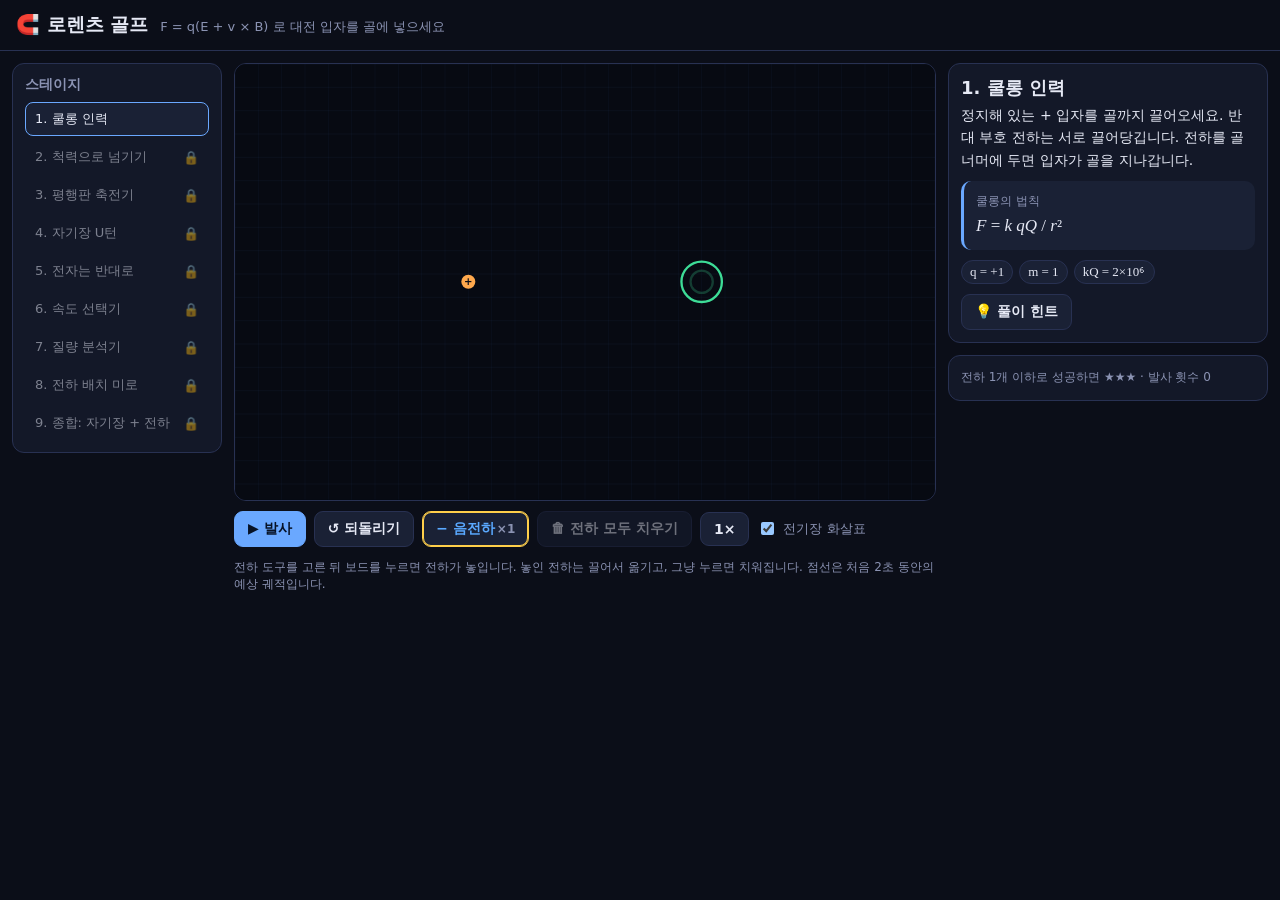
<file: em-field/index.html>
<!doctype html>
<html lang="ko">
<head>
<meta charset="utf-8">
<meta name="viewport" content="width=device-width, initial-scale=1">
<title>로렌츠 골프</title>
<style>
:root {
  color-scheme: dark;
  --bg: #0b0e18; --panel: #131828; --panel2: #1a2135; --line: #283152;
  --text: #e6e9f5; --muted: #8b93b3; --accent: #6aa8ff; --ok: #3ddc97; --bad: #ff6b81;
  --pos: #ff6b6b; --neg: #5aa9ff; --gold: #ffcf4a; --e: #ffb74a; --b: #b48cff;
}
* { box-sizing: border-box; }
[hidden] { display: none !important; }
html, body { margin: 0; background: var(--bg); color: var(--text);
  font-family: system-ui, -apple-system, "Apple SD Gothic Neo", "Malgun Gothic", sans-serif; }
button, input { font: inherit; color: inherit; }
header { display: flex; gap: 12px; align-items: baseline; flex-wrap: wrap; padding: 12px 16px; border-bottom: 1px solid var(--line); }
header h1 { margin: 0; font-size: 19px; }
header .sub { color: var(--muted); font-size: 13px; }
.layout { display: grid; grid-template-columns: 210px minmax(0, 1fr) 320px; gap: 12px; padding: 12px; align-items: start; }
.card { background: var(--panel); border: 1px solid var(--line); border-radius: 12px; padding: 12px; }
.card h2 { margin: 0 0 8px; font-size: 14px; color: var(--muted); font-weight: 600; }
.stack { display: grid; gap: 12px; }

#levels { display: grid; gap: 4px; }
#levels button { display: flex; justify-content: space-between; gap: 6px; align-items: center; width: 100%; text-align: left;
  padding: 7px 9px; border-radius: 8px; border: 1px solid transparent; background: transparent; cursor: pointer; font-size: 13px; }
#levels button:hover:not(:disabled) { background: var(--panel2); }
#levels button.cur { border-color: var(--accent); background: var(--panel2); }
#levels button:disabled { opacity: .5; cursor: not-allowed; }
.stars { color: var(--gold); font-size: 12px; letter-spacing: 1px; white-space: nowrap; }
.stars .dim { color: var(--line); }

#boardWrap { position: relative; border: 1px solid var(--line); border-radius: 12px; overflow: hidden; background: #070a12; }
#board { display: block; width: 100%; height: auto; touch-action: none; user-select: none; }
#msg { position: absolute; left: 50%; top: 12px; transform: translateX(-50%); padding: 7px 14px; border-radius: 999px;
  background: rgba(8, 10, 20, .8); border: 1px solid var(--line); font-size: 14px; font-weight: 600; white-space: nowrap; pointer-events: none; }
#msg:empty { display: none; }
#msg.ok { border-color: var(--ok); color: var(--ok); }
#msg.bad { border-color: var(--bad); color: var(--bad); }
.toolbar { display: flex; gap: 8px; flex-wrap: wrap; align-items: center; margin-top: 10px; }
.btn { padding: 8px 13px; border-radius: 9px; border: 1px solid var(--line); background: var(--panel2); cursor: pointer; font-weight: 600; font-size: 14px; }
.btn:hover:not(:disabled) { border-color: var(--accent); }
.btn:disabled { opacity: .45; cursor: not-allowed; }
.btn.primary { background: var(--accent); border-color: var(--accent); color: #071226; }
.btn.tool.on { border-color: var(--gold); box-shadow: 0 0 0 1px var(--gold) inset; }
.btn .cnt { font-size: 12px; color: var(--muted); margin-left: 2px; }
.small { font-size: 12px; color: var(--muted); }
.chk { display: inline-flex; gap: 6px; align-items: center; font-size: 13px; color: var(--muted); }

#title { margin: 0 0 4px; font-size: 18px; }
#desc { margin: 0; line-height: 1.6; font-size: 14px; }
.formula { margin-top: 10px; padding: 10px 12px; border-radius: 10px; background: var(--panel2); border-left: 3px solid var(--accent);
  font-family: "Cambria Math", "Latin Modern Math", "STIX Two Math", Georgia, serif; font-size: 17px; line-height: 1.7; }
.formula .lbl { display: block; font-family: system-ui, sans-serif; font-size: 12px; color: var(--muted); }
#givens { display: flex; flex-wrap: wrap; gap: 6px; margin-top: 10px; }
#givens span { padding: 3px 8px; border-radius: 999px; background: var(--panel2); border: 1px solid var(--line); font-size: 13px;
  font-family: Georgia, serif; }
#hint { margin-top: 10px; font-size: 13px; color: var(--muted); line-height: 1.6; }

.param { display: grid; grid-template-columns: 30px minmax(0, 1fr) 82px; gap: 8px; align-items: center; margin: 8px 0; }
.param label { font-family: Georgia, serif; font-style: italic; font-weight: 700; font-size: 17px; }
.param .val { text-align: right; font-variant-numeric: tabular-nums; font-family: ui-monospace, monospace; font-size: 14px; }
.param input[type=range] { width: 100%; }
.nudge { display: flex; gap: 4px; justify-content: flex-end; grid-column: 2 / 4; }
.nudge button { padding: 2px 8px; border-radius: 6px; border: 1px solid var(--line); background: var(--panel2); cursor: pointer; font-size: 12px; }
#result { line-height: 1.6; font-size: 14px; }
#result .big { font-size: 17px; font-weight: 700; }

@media (max-width: 1150px) {
  .layout { grid-template-columns: minmax(0, 1fr) 320px; }
  #levelCard { grid-column: 1 / -1; }
  #levels { grid-template-columns: repeat(auto-fill, minmax(170px, 1fr)); }
}
@media (max-width: 800px) {
  .layout { grid-template-columns: minmax(0, 1fr); padding: 12px 16px; }
  #levels { grid-template-columns: repeat(auto-fill, minmax(150px, 1fr)); }
}
</style>
</head>
<body>
<header>
  <h1>🧲 로렌츠 골프</h1>
  <span class="sub">F = q(E + v × B) 로 대전 입자를 골에 넣으세요</span>
</header>

<div class="layout">
  <section class="card" id="levelCard">
    <h2>스테이지</h2>
    <div id="levels"></div>
  </section>

  <main>
    <div id="boardWrap">
      <canvas id="board"></canvas>
      <div id="msg"></div>
    </div>
    <div class="toolbar">
      <button class="btn primary" id="fireBtn">▶ 발사</button>
      <button class="btn" id="resetBtn">↺ 되돌리기</button>
      <span id="tools"></span>
      <button class="btn" id="clearBtn">🗑 전하 모두 치우기</button>
      <button class="btn" id="speedBtn">1×</button>
      <label class="chk"><input type="checkbox" id="fieldChk" checked> 전기장 화살표</label>
    </div>
    <p class="small" id="howto"></p>
  </main>

  <aside class="stack">
    <div class="card">
      <h3 id="title"></h3>
      <p id="desc"></p>
      <div class="formula" id="formula"></div>
      <div id="givens"></div>
      <div id="hint" hidden></div>
      <div class="toolbar"><button class="btn" id="hintBtn">💡 풀이 힌트</button></div>
    </div>
    <div class="card" id="paramCard">
      <h2>장(field) 조절</h2>
      <div id="params"></div>
    </div>
    <div class="card" id="result"></div>
  </aside>
</div>

<script>
'use strict';

// ===== 세계와 상수 (게임 단위: 길이 px, 시간 s, q/m 무차원) =====
const W = 900, H = 560, KQ = 2e6, PREVIEW_T = 2, SOFT = 10, CHARGE_HIT = 13, DT = 1 / 600, T_LIMIT = 15;

// ===== 스테이지 =====
// regions: 균일 전기장(E, 방향 Ed) 또는 자기장(B, +는 화면 밖 ⊙) 영역. 값이 문자열이면 슬라이더 변수.
const LEVELS = [
  { id: 'attract', title: '쿨롱 인력', mode: 'charges', par: 1,
    desc: '정지해 있는 + 입자를 골까지 끌어오세요. 반대 부호 전하는 서로 끌어당깁니다. 전하를 골 너머에 두면 입자가 골을 지나갑니다.',
    formula: '<span class="lbl">쿨롱의 법칙</span><i>F</i> = <i>k</i> <i>q</i><i>Q</i> / <i>r</i>²',
    givens: ['q = +1', 'm = 1', 'kQ = 2×10⁶'],
    hint: '− 전하를 골의 오른쪽, 입자와 일직선 위에 놓으세요. 너무 가까우면 입자가 전하에 부딪힙니다.',
    particles: [{ x: 300, y: 280, vx: 0, vy: 0, q: 1, m: 1 }],
    goals: [{ x: 600, y: 280, r: 26 }], inv: { pos: 0, neg: 1 } },
  { id: 'repel', title: '척력으로 넘기기', mode: 'charges', par: 1,
    desc: '입자가 벽으로 날아갑니다. 같은 부호 전하는 서로 밀어냅니다. 벽을 넘겨 위쪽 골에 넣으세요.',
    formula: '<span class="lbl">같은 부호: 척력, 다른 부호: 인력</span><b>F</b> = <i>k</i><i>q</i><i>Q</i> <b>r̂</b> / <i>r</i>²',
    givens: ['q = +1', 'v = 220', 'kQ = 2×10⁶'],
    hint: '+ 전하를 입자 진행 경로의 약간 아래쪽, 벽 앞에 두면 입자가 위로 튕겨 나갑니다.',
    particles: [{ x: 60, y: 430, vx: 220, vy: 0, q: 1, m: 1 }],
    walls: [{ x: 420, y: 250, w: 36, h: 310 }],
    goals: [{ x: 560, y: 120, r: 45 }], inv: { pos: 1, neg: 1 } },
  { id: 'plates', title: '평행판 축전기', mode: 'shots',
    desc: '평행판 사이의 균일한 전기장은 입자를 일정한 가속도로 밉니다. 수평으로 들어온 입자는 포물선을 그립니다. 골에 맞게 E를 계산하세요.',
    formula: '<span class="lbl">균일 전기장 속 포물선</span><i>a</i> = <i>q</i><i>E</i>/<i>m</i>, &nbsp; Δ<i>y</i> = ½ <i>a</i> (<i>L</i>/<i>v</i>)²',
    givens: ['q = +1', 'm = 1', 'v = 250', 'L = 490', 'Δy = 288'],
    hint: 'E = 2 m Δy v² / (q L²) = 2·288·250² / 490² ≈ 150',
    particles: [{ x: 60, y: 120, vx: 250, vy: 0, q: 1, m: 1 }],
    regions: [{ x: 200, y: 40, w: 520, h: 480, E: 'E', Ed: [0, 1] }],
    params: [{ key: 'E', label: 'E', min: 0, max: 400, step: 10, init: 0 }],
    goals: [{ x: 690, y: 408, r: 20 }],
    dims: [{ x1: 200, y1: 545, x2: 690, y2: 545, t: 'L = 490' }, { x1: 735, y1: 120, x2: 735, y2: 408, t: 'Δy = 288' }] },
  { id: 'circle', title: '자기장 U턴', mode: 'shots',
    desc: '자기장은 속도에 수직으로 힘을 줘서 입자를 원운동시킵니다. 반 바퀴 돌아 아래쪽 골로 나오게 B를 정하세요. (B > 0 은 화면 밖 ⊙)',
    formula: '<span class="lbl">로렌츠 힘과 원운동</span><b>F</b> = <i>q</i> <b>v</b> × <b>B</b>, &nbsp; <i>r</i> = <i>m</i><i>v</i> / (|<i>q</i>|<i>B</i>)',
    givens: ['q = +1', 'm = 1', 'v = 240', '지름 2r = 300'],
    hint: 'r = 150 이므로 |B| = m v / (q r) = 240 / 150 = 1.6. 방향은 오른손 법칙으로: 오른쪽으로 가는 +전하를 아래로 꺾으려면 B는 화면 밖(⊙, +).',
    particles: [{ x: 60, y: 160, vx: 240, vy: 0, q: 1, m: 1 }],
    regions: [{ x: 300, y: 20, w: 580, h: 520, B: 'B' }],
    params: [{ key: 'B', label: 'B', min: -3, max: 3, step: 0.1, init: 0 }],
    walls: [{ x: 280, y: 200, w: 20, h: 230 }],
    goals: [{ x: 262, y: 460, r: 22 }],
    dims: [{ x1: 320, y1: 160, x2: 320, y2: 460, t: '2r = 300' }] },
  { id: 'electron', title: '전자는 반대로', mode: 'shots',
    desc: '이번엔 음전하(전자)입니다. 같은 B라도 부호가 바뀌면 반대쪽으로 휩니다. 위쪽 골로 보내세요.',
    formula: '<span class="lbl">음전하는 힘의 방향이 반대</span><b>F</b> = (−<i>e</i>) <b>v</b> × <b>B</b>',
    givens: ['q = −1', 'm = 1', 'v = 240', '지름 2r = 200'],
    hint: 'r = 100 → |B| = 240/100 = 2.4. +전하였다면 ⊗ 방향(−)이 위로 꺾지만, 전자는 반대이므로 B = +2.4 (⊙).',
    particles: [{ x: 60, y: 420, vx: 240, vy: 0, q: -1, m: 1 }],
    regions: [{ x: 300, y: 20, w: 580, h: 520, B: 'B' }],
    params: [{ key: 'B', label: 'B', min: -3, max: 3, step: 0.1, init: 0 }],
    walls: [{ x: 280, y: 250, w: 20, h: 140 }],
    goals: [{ x: 262, y: 220, r: 22 }],
    dims: [{ x1: 320, y1: 420, x2: 320, y2: 220, t: '2r = 200' }] },
  { id: 'selector', title: '속도 선택기', mode: 'shots',
    desc: '전기장과 자기장이 수직으로 겹친 영역입니다. 전기력과 자기력이 정확히 상쇄되면 입자는 똑바로 지나갑니다. 좁은 틈을 통과시키세요.',
    formula: '<span class="lbl">힘의 평형</span><i>q</i><i>E</i> = <i>q</i><i>v</i><i>B</i> &nbsp;⇒&nbsp; <i>v</i> = <i>E</i> / <i>B</i>',
    givens: ['q = +1', 'v = 200', 'E = 300 (아래 방향)'],
    hint: '|B| = E / v = 300 / 200 = 1.5. 전기력이 아래이니 자기력은 위로: 오른쪽으로 가는 +전하에 위쪽 힘을 주는 B는 화면 안(⊗), 즉 B = −1.5.',
    particles: [{ x: 60, y: 280, vx: 200, vy: 0, q: 1, m: 1 }],
    regions: [{ x: 250, y: 150, w: 420, h: 260, E: 300, Ed: [0, 1], B: 'B' }],
    params: [{ key: 'B', label: 'B', min: -3, max: 3, step: 0.1, init: 0 }],
    walls: [{ x: 400, y: 150, w: 16, h: 118 }, { x: 400, y: 292, w: 16, h: 118 },
            { x: 680, y: 0, w: 22, h: 268 }, { x: 680, y: 292, w: 22, h: 268 }],
    goals: [{ x: 820, y: 280, r: 22 }] },
  { id: 'spectro', title: '질량 분석기', mode: 'shots',
    desc: '같은 속도·같은 전하에 질량만 다른 두 입자를 동시에 쏩니다. 자기장 속 반지름이 질량에 비례하는 것을 이용해, 각자 같은 색 골로 보내세요.',
    formula: '<span class="lbl">질량 분석</span><i>r</i> = <i>m</i><i>v</i> / (<i>q</i><i>B</i>) &nbsp;∝&nbsp; <i>m</i>',
    givens: ['q = +1', 'v = 200', 'm₁ = 1 (주황)', 'm₂ = 2 (초록)', '2r₁ = 200'],
    hint: '가벼운 입자의 지름이 200이므로 r₁ = 100, |B| = m₁ v / (q r₁) = 2. 무거운 입자는 자동으로 r₂ = 200이 됩니다. 아래로 꺾어야 하니 B = +2.',
    particles: [{ x: 60, y: 120, vx: 200, vy: 0, q: 1, m: 1, c: '#ffa94d' }, { x: 60, y: 120, vx: 200, vy: 0, q: 1, m: 2, c: '#63e6be' }],
    regions: [{ x: 250, y: 20, w: 630, h: 525, B: 'B' }],
    params: [{ key: 'B', label: 'B', min: -3, max: 3, step: 0.1, init: 0 }],
    walls: [{ x: 230, y: 160, w: 20, h: 120 }, { x: 230, y: 360, w: 20, h: 120 }],
    goals: [{ x: 214, y: 320, r: 20, p: 0 }, { x: 214, y: 520, r: 20, p: 1 }] },
  { id: 'maze', title: '전하 배치 미로', mode: 'charges', par: 2,
    desc: '벽을 피해 오른쪽 위 골까지 보내세요. 전하는 끌기로 옮길 수 있습니다. 적게 쓸수록 별이 많아요.',
    formula: '<span class="lbl">중첩의 원리</span><b>E</b> = Σ <i>k</i><i>Q</i>ᵢ <b>r̂</b>ᵢ / <i>r</i>ᵢ²',
    givens: ['q = +1', 'v = 180', 'kQ = 2×10⁶'],
    hint: '+ 전하로 아래에서 밀어 올려 벽을 넘기고, − 전하로 골 쪽으로 끌어당겨 보세요.',
    particles: [{ x: 60, y: 480, vx: 180, vy: 0, q: 1, m: 1 }],
    walls: [{ x: 380, y: 200, w: 34, h: 360 }],
    goals: [{ x: 820, y: 110, r: 28 }], inv: { pos: 2, neg: 2 } },
  { id: 'final', title: '종합: 자기장 + 전하', mode: 'charges', par: 1,
    desc: '자기장 영역과 전하를 함께 써서 벽 너머의 골에 넣으세요. B와 전하 위치를 모두 바꿀 수 있습니다.',
    formula: '<span class="lbl">로렌츠 힘</span><b>F</b> = <i>q</i>(<b>E</b> + <b>v</b> × <b>B</b>)',
    givens: ['q = +1', 'v = 220', 'kQ = 2×10⁶'],
    hint: 'B 영역에서 입자를 크게 돌려 위쪽 통로로 보낸 다음, 전하로 골 쪽으로 방향을 잡아 보세요.',
    particles: [{ x: 60, y: 460, vx: 220, vy: 0, q: 1, m: 1 }],
    regions: [{ x: 160, y: 300, w: 260, h: 240, B: 'B' }],
    params: [{ key: 'B', label: 'B', min: -3, max: 3, step: 0.1, init: 0 }],
    walls: [{ x: 500, y: 220, w: 40, h: 340 }],
    goals: [{ x: 760, y: 150, r: 32 }], inv: { pos: 2, neg: 2 } },
];

// ===== 저장 =====
const KEY = 'lorentz-golf.v1';
const progress = (() => {
  try { const p = JSON.parse(localStorage.getItem(KEY)); if (p && p.stars) return p; } catch (e) { /* 무시 */ }
  return { stars: {}, last: 0 };
})();
function saveProgress() { try { localStorage.setItem(KEY, JSON.stringify(progress)); } catch (e) { /* 무시 */ } }

// ===== 상태 =====
const $ = id => document.getElementById(id);
const st = { idx: 0, charges: [], params: {}, tool: null, phase: 'edit', parts: [], ghost: [], shots: 0, speed: 1,
  drag: null, msg: '', t: 0 };
const L = () => LEVELS[st.idx];
const unlocked = i => i === 0 || progress.stars[LEVELS[i - 1].id] > 0 || progress.stars[LEVELS[i].id] > 0;

// ===== 물리 =====
function paramVal(v) { return typeof v === 'string' ? st.params[v] : v; }
function field(x, y) {
  let ex = 0, ey = 0, bz = 0;
  for (const c of st.charges) {
    const dx = x - c.x, dy = y - c.y, r2 = dx * dx + dy * dy + SOFT * SOFT;
    const f = c.s * KQ / (r2 * Math.sqrt(r2));
    ex += f * dx; ey += f * dy;
  }
  for (const g of L().regions || []) {
    if (x < g.x || x > g.x + g.w || y < g.y || y > g.y + g.h) continue;
    if (g.E != null) { const e = paramVal(g.E); ex += e * g.Ed[0]; ey += e * g.Ed[1]; }
    // 화면 좌표(y 아래)는 z축이 화면 안쪽이므로, 화면 밖 + 인 B는 부호를 뒤집어 계산
    if (g.B != null) bz -= paramVal(g.B);
  }
  return [ex, ey, bz];
}
function accel(p, x, y, vx, vy) {
  const [ex, ey, bz] = field(x, y), k = p.q / p.m;
  return [k * (ex + vy * bz), k * (ey - vx * bz)];
}
function rk4(p, dt) {
  const { x, y, vx, vy } = p;
  const a1 = accel(p, x, y, vx, vy);
  const a2 = accel(p, x + vx * dt / 2, y + vy * dt / 2, vx + a1[0] * dt / 2, vy + a1[1] * dt / 2);
  const v2x = vx + a1[0] * dt / 2, v2y = vy + a1[1] * dt / 2;
  const v3x = vx + a2[0] * dt / 2, v3y = vy + a2[1] * dt / 2;
  const a3 = accel(p, x + v2x * dt / 2, y + v2y * dt / 2, v3x, v3y);
  const v4x = vx + a3[0] * dt, v4y = vy + a3[1] * dt;
  const a4 = accel(p, x + v3x * dt, y + v3y * dt, v4x, v4y);
  p.x += dt / 6 * (vx + 2 * v2x + 2 * v3x + v4x);
  p.y += dt / 6 * (vy + 2 * v2y + 2 * v3y + v4y);
  p.vx += dt / 6 * (a1[0] + 2 * a2[0] + 2 * a3[0] + a4[0]);
  p.vy += dt / 6 * (a1[1] + 2 * a2[1] + 2 * a3[1] + a4[1]);
}
function makeParts() {
  return L().particles.map((p, i) => ({ ...p, i, state: 'fly', trail: [[p.x, p.y]], why: '' }));
}
// 한 입자를 dt만큼 진행하고 충돌·골 판정
function advance(p, dt) {
  if (p.state !== 'fly') return;
  rk4(p, dt);
  const lv = L();
  if (p.x < 0 || p.x > W || p.y < 0 || p.y > H) { p.state = 'fail'; p.why = '화면 밖으로 날아갔어요'; return; }
  for (const w of lv.walls || []) {
    if (p.x > w.x && p.x < w.x + w.w && p.y > w.y && p.y < w.y + w.h) { p.state = 'fail'; p.why = '벽에 부딪혔어요'; return; }
  }
  for (const c of st.charges) {
    if (Math.hypot(p.x - c.x, p.y - c.y) < CHARGE_HIT) { p.state = 'fail'; p.why = '전하에 충돌했어요'; return; }
  }
  lv.goals.forEach(g => {
    if ((g.p == null || g.p === p.i) && Math.hypot(p.x - g.x, p.y - g.y) < g.r) p.state = 'goal';
    else if (g.p != null && g.p !== p.i && Math.hypot(p.x - g.x, p.y - g.y) < g.r) { p.state = 'fail'; p.why = '다른 색 골에 들어갔어요'; }
  });
}
// 전하 배치 스테이지에서만 처음 PREVIEW_T초 궤적을 미리 보여 줌
let previewKey = '', preview = [];
function getPreview() {
  if (L().mode !== 'charges') return [];
  const key = st.idx + JSON.stringify(st.charges) + JSON.stringify(st.params);
  if (key === previewKey) return preview;
  previewKey = key;
  preview = makeParts().map(p => {
    const pts = [[p.x, p.y]];
    for (let k = 1; k * DT < PREVIEW_T && p.state === 'fly'; k++) { advance(p, DT); if (k % 6 === 0) pts.push([p.x, p.y]); }
    pts.push([p.x, p.y]);
    return { pts, c: p.c || (p.q > 0 ? '#ffa94d' : '#74c0fc') };
  });
  return preview;
}
// 테스트·검증용: 지금 배치로 끝까지 계산
function simulateAll() {
  const ps = makeParts();
  for (let t = 0; t < T_LIMIT && ps.some(p => p.state === 'fly'); t += DT) ps.forEach(p => advance(p, DT));
  return ps.every(p => p.state === 'goal');
}

// ===== 스테이지 불러오기 =====
function loadLevel(i) {
  st.idx = i; progress.last = i; saveProgress();
  const lv = L();
  st.charges = [];
  st.params = {};
  for (const pm of lv.params || []) st.params[pm.key] = pm.init;
  st.tool = lv.inv ? (lv.inv.neg ? -1 : 1) : null;
  st.shots = 0; st.ghost = [];
  $('title').textContent = `${i + 1}. ${lv.title}`;
  $('desc').textContent = lv.desc;
  $('formula').innerHTML = lv.formula;
  $('givens').innerHTML = lv.givens.map(g => `<span>${g}</span>`).join('');
  $('hint').hidden = true;
  $('hint').textContent = '💡 ' + lv.hint;
  $('howto').textContent = lv.inv
    ? `전하 도구를 고른 뒤 보드를 누르면 전하가 놓입니다. 놓인 전하는 끌어서 옮기고, 그냥 누르면 치워집니다. 점선은 처음 ${PREVIEW_T}초 동안의 예상 궤적입니다.`
    : '오른쪽에서 장의 세기를 정하고 ▶ 발사를 누르세요. 공식으로 계산해서 한 번에 맞히면 별 3개!';
  renderParams();
  renderTools();
  renderLevels();
  toEdit();
}
function toEdit() {
  st.phase = 'edit';
  st.parts = makeParts();
  st.msg = '';
  renderResult();
  updateButtons();
}
function invLeft(sign) {
  const inv = L().inv;
  if (!inv) return 0;
  return (sign > 0 ? inv.pos : inv.neg) - st.charges.filter(c => c.s === sign).length;
}

// ===== 화면 =====
function renderLevels() {
  $('levels').innerHTML = LEVELS.map((lv, i) => {
    const s = progress.stars[lv.id];
    const right = s ? starsHTML(s) : unlocked(i) ? '' : '🔒';
    return `<button data-i="${i}" class="${i === st.idx ? 'cur' : ''}" ${unlocked(i) ? '' : 'disabled'}><span>${i + 1}. ${lv.title}</span>${right}</button>`;
  }).join('');
}
function starsHTML(k) { return `<span class="stars">${'★'.repeat(k)}<span class="dim">${'★'.repeat(3 - k)}</span></span>`; }
function renderTools() {
  const inv = L().inv;
  $('tools').innerHTML = inv
    ? [[1, '＋ 양전하', inv.pos], [-1, '− 음전하', inv.neg]].filter(t => t[2] > 0).map(([s, label]) =>
      `<button class="btn tool ${st.tool === s ? 'on' : ''}" data-tool="${s}" style="color:var(--${s > 0 ? 'pos' : 'neg'})">${label}<span class="cnt">×${invLeft(s)}</span></button>`).join(' ')
    : '';
  $('clearBtn').hidden = !inv;
}
function fmtParam(pm, v) {
  if (pm.key === 'B') return v === 0 ? '0' : `${v > 0 ? '+' : '−'}${Math.abs(v).toFixed(1)} ${v > 0 ? '⊙' : '⊗'}`;
  return String(v);
}
function renderParams() {
  const ps = L().params || [];
  $('paramCard').hidden = !ps.length;
  $('params').innerHTML = ps.map(pm => `<div class="param"><label for="pm-${pm.key}">${pm.label}</label>`
    + `<input type="range" id="pm-${pm.key}" data-key="${pm.key}" min="${pm.min}" max="${pm.max}" step="${pm.step}" value="${st.params[pm.key]}">`
    + `<span class="val" id="pv-${pm.key}">${fmtParam(pm, st.params[pm.key])}</span>`
    + `<div class="nudge"><button data-nudge="${pm.key}" data-d="-1">◀ −${pm.step}</button><button data-nudge="${pm.key}" data-d="1">+${pm.step} ▶</button></div></div>`).join('')
    + (ps.some(p => p.key === 'B') ? '<div class="small">B &gt; 0 : 화면 밖으로 나오는 방향 ⊙ · B &lt; 0 : 화면 안으로 들어가는 방향 ⊗</div>' : '')
    + (ps.some(p => p.key === 'E') ? '<div class="small">E는 아래 방향이 + 입니다.</div>' : '');
}
function setParam(key, v) {
  const pm = L().params.find(p => p.key === key);
  v = Math.round(Math.min(pm.max, Math.max(pm.min, v)) / pm.step) * pm.step;
  v = +v.toFixed(3);
  st.params[key] = v;
  $('pm-' + key).value = v;
  $('pv-' + key).textContent = fmtParam(pm, v);
}
function updateButtons() {
  const edit = st.phase === 'edit';
  $('fireBtn').disabled = !edit;
  $('clearBtn').disabled = !edit || !st.charges.length;
  for (const el of document.querySelectorAll('#params input, #params button, #tools button')) el.disabled = !edit;
}
function renderResult() {
  const lv = L(), el = $('result');
  const shotTxt = `발사 횟수 ${st.shots}`;
  if (st.phase === 'win') {
    const s = starsFor();
    el.innerHTML = `<div class="big" style="color:var(--ok)">골인! ${starsHTML(s)}</div>`
      + `<div>${lv.mode === 'charges' ? `사용한 전하 ${st.charges.length}개 (기준 ${lv.par}개 이하면 ★★★)` : `${shotTxt} (한 번에 맞히면 ★★★)`}</div>`
      + (st.idx < LEVELS.length - 1 ? '<div class="toolbar"><button class="btn primary" id="nextBtn">다음 스테이지 →</button><button class="btn" id="againBtn">다시 하기</button></div>'
        : '<div style="margin-top:6px">🏆 모든 스테이지 완료! 맥스웰도 뿌듯해할 거예요.</div>');
  } else if (st.phase === 'fail') {
    const why = st.parts.find(p => p.state === 'fail');
    el.innerHTML = `<div class="big" style="color:var(--bad)">실패: ${why ? why.why : '시간 초과'}</div><div class="small">흐린 선이 방금 궤적입니다. ${shotTxt}</div>`
      + '<div class="toolbar"><button class="btn primary" id="againBtn">↺ 고쳐서 다시</button></div>';
  } else if (st.phase === 'run') {
    el.innerHTML = '<div class="small">비행 중… (노란 화살표: 입자가 받는 힘 F, 하늘색: 속도 v)</div>';
  } else {
    el.innerHTML = `<div class="small">${lv.mode === 'charges' ? `전하 ${lv.par}개 이하로 성공하면 ★★★` : '공식으로 값을 계산해 한 번에 맞혀 보세요.'} · ${shotTxt}</div>`;
  }
  const nb = $('nextBtn'); if (nb) nb.onclick = () => loadLevel(st.idx + 1);
  const ab = $('againBtn'); if (ab) ab.onclick = toEdit;
}
function starsFor() {
  const lv = L();
  if (lv.mode === 'charges') { const n = st.charges.length; return n <= lv.par ? 3 : n <= lv.par + 1 ? 2 : 1; }
  return st.shots <= 1 ? 3 : st.shots <= 3 ? 2 : 1;
}

// ===== 그리기 =====
const cv = $('board'), cx = cv.getContext('2d');
let scale = 1;
function fit() {
  const r = cv.getBoundingClientRect(), dpr = window.devicePixelRatio || 1;
  scale = r.width / W;
  const pw = Math.round(r.width * dpr), ph = Math.round(r.width * H / W * dpr);
  if (cv.width !== pw || cv.height !== ph) { cv.width = pw; cv.height = ph; cv.style.height = (r.width * H / W) + 'px'; }
  cx.setTransform(dpr * scale, 0, 0, dpr * scale, 0, 0);
}
function arrow(x1, y1, x2, y2, color, w, head) {
  cx.strokeStyle = color; cx.fillStyle = color; cx.lineWidth = w;
  cx.beginPath(); cx.moveTo(x1, y1); cx.lineTo(x2, y2); cx.stroke();
  const a = Math.atan2(y2 - y1, x2 - x1);
  cx.beginPath(); cx.moveTo(x2, y2);
  cx.lineTo(x2 - head * Math.cos(a - 0.45), y2 - head * Math.sin(a - 0.45));
  cx.lineTo(x2 - head * Math.cos(a + 0.45), y2 - head * Math.sin(a + 0.45));
  cx.closePath(); cx.fill();
}
function draw() {
  fit();
  const lv = L();
  cx.fillStyle = '#070a12'; cx.fillRect(0, 0, W, H);
  cx.strokeStyle = 'rgba(106,168,255,.06)'; cx.lineWidth = 1;
  for (let x = 0; x <= W; x += 30) { cx.beginPath(); cx.moveTo(x, 0); cx.lineTo(x, H); cx.stroke(); }
  for (let y = 0; y <= H; y += 30) { cx.beginPath(); cx.moveTo(0, y); cx.lineTo(W, y); cx.stroke(); }

  // 영역
  for (const g of lv.regions || []) {
    const e = g.E != null ? paramVal(g.E) : 0, b = g.B != null ? paramVal(g.B) : 0;
    cx.fillStyle = b ? `rgba(180,140,255,${0.05 + Math.min(0.12, Math.abs(b) * 0.04)})` : 'rgba(255,183,74,.05)';
    cx.fillRect(g.x, g.y, g.w, g.h);
    cx.setLineDash([6, 5]); cx.strokeStyle = g.B != null ? 'rgba(180,140,255,.6)' : 'rgba(255,183,74,.6)'; cx.lineWidth = 1.5;
    cx.strokeRect(g.x, g.y, g.w, g.h); cx.setLineDash([]);
    if (g.B != null && b) {
      cx.fillStyle = cx.strokeStyle = 'rgba(180,140,255,.55)'; cx.lineWidth = 1.5;
      for (let x = g.x + 30; x < g.x + g.w; x += 60) for (let y = g.y + 30; y < g.y + g.h; y += 60) {
        cx.beginPath(); cx.arc(x, y, 7, 0, Math.PI * 2); cx.stroke();
        if (b > 0) { cx.beginPath(); cx.arc(x, y, 2, 0, Math.PI * 2); cx.fill(); }
        else { cx.beginPath(); cx.moveTo(x - 4, y - 4); cx.lineTo(x + 4, y + 4); cx.moveTo(x + 4, y - 4); cx.lineTo(x - 4, y + 4); cx.stroke(); }
      }
    }
    if (g.E != null) {
      // 평행판
      cx.fillStyle = 'rgba(255,107,107,.8)'; cx.fillRect(g.x, g.y - 4, g.w, 4);
      cx.fillStyle = 'rgba(90,169,255,.8)'; cx.fillRect(g.x, g.y + g.h, g.w, 4);
      cx.font = 'bold 13px system-ui'; cx.textAlign = 'left';
      cx.fillStyle = '#ff8a8a'; cx.fillText('+ + +', g.x + 6, g.y - 8);
      cx.fillStyle = '#7fbaff'; cx.fillText('− − −', g.x + 6, g.y + g.h + 18);
    }
    cx.font = '13px Georgia, serif'; cx.textAlign = 'right'; cx.fillStyle = '#c9b6ff';
    const label = [g.E != null ? `E = ${e}` : '', g.B != null ? `B = ${b > 0 ? '+' : ''}${b.toFixed(1)}` : ''].filter(Boolean).join(', ');
    cx.fillText(label, g.x + g.w - 8, g.y + 18);
  }

  // 전기장 화살표
  if ($('fieldChk').checked) {
    for (let x = 15; x < W; x += 30) for (let y = 15; y < H; y += 30) {
      const [ex, ey] = field(x, y), m = Math.hypot(ex, ey);
      if (m < 1) continue;
      const len = Math.min(13, 3 + 2.2 * Math.log10(1 + m));
      const a = Math.min(0.75, 0.12 + Math.log10(1 + m) * 0.1);
      arrow(x - ex / m * len / 2, y - ey / m * len / 2, x + ex / m * len / 2, y + ey / m * len / 2, `rgba(255,207,74,${a})`, 1.2, 4);
    }
  }

  // 치수선
  for (const d of lv.dims || []) {
    cx.strokeStyle = 'rgba(230,233,245,.5)'; cx.setLineDash([3, 4]); cx.lineWidth = 1;
    cx.beginPath(); cx.moveTo(d.x1, d.y1); cx.lineTo(d.x2, d.y2); cx.stroke(); cx.setLineDash([]);
    cx.fillStyle = 'rgba(230,233,245,.85)'; cx.font = 'italic 13px Georgia, serif'; cx.textAlign = 'center';
    const vert = d.x1 === d.x2;
    cx.fillText(d.t, (d.x1 + d.x2) / 2 + (vert ? 34 : 0), (d.y1 + d.y2) / 2 + (vert ? 4 : -6));
  }

  // 벽
  for (const w of lv.walls || []) {
    cx.fillStyle = '#2a3150'; cx.fillRect(w.x, w.y, w.w, w.h);
    cx.save(); cx.beginPath(); cx.rect(w.x, w.y, w.w, w.h); cx.clip();
    cx.strokeStyle = 'rgba(255,255,255,.08)'; cx.lineWidth = 2;
    for (let k = -w.h; k < w.w + w.h; k += 10) { cx.beginPath(); cx.moveTo(w.x + k, w.y); cx.lineTo(w.x + k - w.h, w.y + w.h); cx.stroke(); }
    cx.restore();
  }

  // 골
  const t = performance.now() / 1000;
  for (const g of lv.goals) {
    const col = g.p != null ? (lv.particles[g.p].c || '#3ddc97') : '#3ddc97';
    cx.strokeStyle = col; cx.lineWidth = 3;
    cx.beginPath(); cx.arc(g.x, g.y, g.r, 0, Math.PI * 2); cx.stroke();
    cx.globalAlpha = 0.35 + 0.2 * Math.sin(t * 3);
    cx.beginPath(); cx.arc(g.x, g.y, g.r * 0.55, 0, Math.PI * 2); cx.stroke();
    cx.globalAlpha = 1;
  }

  // 이전 궤적
  for (const tr of st.ghost) {
    cx.strokeStyle = 'rgba(230,233,245,.18)'; cx.lineWidth = 1.5; cx.setLineDash([4, 4]);
    cx.beginPath(); tr.forEach(([x, y], k) => (k ? cx.lineTo(x, y) : cx.moveTo(x, y))); cx.stroke(); cx.setLineDash([]);
  }

  // 궤적 미리보기
  if (st.phase === 'edit') {
    for (const pv of getPreview()) {
      cx.strokeStyle = pv.c; cx.globalAlpha = 0.55; cx.lineWidth = 2; cx.setLineDash([2, 6]);
      cx.beginPath(); pv.pts.forEach(([x, y], k) => (k ? cx.lineTo(x, y) : cx.moveTo(x, y))); cx.stroke();
      cx.setLineDash([]); cx.globalAlpha = 1;
    }
  }

  // 놓인 전하
  for (const c of st.charges) {
    const col = c.s > 0 ? '255,107,107' : '90,169,255';
    const gr = cx.createRadialGradient(c.x, c.y, 2, c.x, c.y, 34);
    gr.addColorStop(0, `rgba(${col},.45)`); gr.addColorStop(1, `rgba(${col},0)`);
    cx.fillStyle = gr; cx.beginPath(); cx.arc(c.x, c.y, 34, 0, Math.PI * 2); cx.fill();
    cx.fillStyle = `rgb(${col})`; cx.beginPath(); cx.arc(c.x, c.y, 12, 0, Math.PI * 2); cx.fill();
    cx.fillStyle = '#0b0e18'; cx.font = 'bold 18px system-ui'; cx.textAlign = 'center';
    cx.fillText(c.s > 0 ? '+' : '−', c.x, c.y + 6);
  }

  // 입자와 궤적
  for (const p of st.parts) {
    const col = p.c || (p.q > 0 ? '#ffa94d' : '#74c0fc');
    cx.strokeStyle = col; cx.lineWidth = 2; cx.globalAlpha = 0.8;
    cx.beginPath(); p.trail.forEach(([x, y], k) => (k ? cx.lineTo(x, y) : cx.moveTo(x, y))); cx.stroke();
    cx.globalAlpha = 1;
    if (st.phase === 'edit') {
      const sp = Math.hypot(p.vx, p.vy);
      if (sp > 0) arrow(p.x, p.y, p.x + p.vx / sp * 46, p.y + p.vy / sp * 46, 'rgba(116,192,252,.8)', 2, 8);
    }
    if (st.phase === 'run' && p.state === 'fly') {
      const sp = Math.hypot(p.vx, p.vy);
      if (sp > 1) arrow(p.x, p.y, p.x + p.vx / sp * 34, p.y + p.vy / sp * 34, 'rgba(116,192,252,.9)', 2, 7);
      const [ax, ay] = accel(p, p.x, p.y, p.vx, p.vy), am = Math.hypot(ax, ay) * p.m;
      if (am > 1) { const l = Math.min(48, 10 + 6 * Math.log10(1 + am)); arrow(p.x, p.y, p.x + ax / Math.hypot(ax, ay) * l, p.y + ay / Math.hypot(ax, ay) * l, '#ffcf4a', 2.5, 8); }
    }
    cx.fillStyle = col; cx.beginPath(); cx.arc(p.x, p.y, 9, 0, Math.PI * 2); cx.fill();
    cx.fillStyle = '#0b0e18'; cx.font = 'bold 13px system-ui'; cx.textAlign = 'center';
    cx.fillText(p.q > 0 ? '+' : '−', p.x, p.y + 4.5);
    if (p.state === 'goal') { cx.strokeStyle = '#3ddc97'; cx.lineWidth = 2; cx.beginPath(); cx.arc(p.x, p.y, 15, 0, Math.PI * 2); cx.stroke(); }
    if (p.state === 'fail') { cx.strokeStyle = '#ff6b81'; cx.lineWidth = 3; cx.beginPath(); cx.moveTo(p.x - 9, p.y - 9); cx.lineTo(p.x + 9, p.y + 9); cx.moveTo(p.x + 9, p.y - 9); cx.lineTo(p.x - 9, p.y + 9); cx.stroke(); }
  }

  const m = $('msg');
  m.textContent = st.msg;
  m.className = st.phase === 'win' ? 'ok' : st.phase === 'fail' ? 'bad' : '';
}

// ===== 진행 =====
function fire() {
  if (st.phase !== 'edit') return;
  st.shots++;
  st.parts = makeParts();
  st.phase = 'run'; st.t = 0; st.msg = '';
  renderResult(); updateButtons();
}
function endRun() {
  st.ghost = st.parts.map(p => p.trail.slice());
  if (st.parts.every(p => p.state === 'goal')) {
    st.phase = 'win'; st.msg = '골인! 🎉';
    const s = starsFor();
    if (s > (progress.stars[L().id] || 0)) { progress.stars[L().id] = s; saveProgress(); }
    renderLevels();
  } else {
    st.phase = 'fail';
    const f = st.parts.find(p => p.state === 'fail');
    st.msg = f ? f.why : '시간 초과';
  }
  renderResult(); updateButtons();
}
let last = performance.now(), acc = 0;
function frame(now) {
  const dt = Math.min(0.05, (now - last) / 1000); last = now;
  if (st.phase === 'run') {
    acc += dt * st.speed;
    let n = 0;
    while (acc >= DT && n < 2000) {
      acc -= DT; n++;
      st.t += DT;
      st.parts.forEach(p => advance(p, DT));
      if (n % 5 === 0) st.parts.forEach(p => { if (p.state === 'fly') p.trail.push([p.x, p.y]); });
      if (!st.parts.some(p => p.state === 'fly') || st.t > T_LIMIT || st.parts.some(p => p.state === 'fail')) {
        st.parts.forEach(p => p.trail.push([p.x, p.y]));
        endRun(); acc = 0; break;
      }
    }
  }
  draw();
  requestAnimationFrame(frame);
}

// ===== 입력 =====
function toWorld(e) { const r = cv.getBoundingClientRect(); return [(e.clientX - r.left) / scale, (e.clientY - r.top) / scale]; }
function blocked(x, y) {
  const lv = L();
  if ((lv.walls || []).some(w => x > w.x - 12 && x < w.x + w.w + 12 && y > w.y - 12 && y < w.y + w.h + 12)) return '벽 위에는 놓을 수 없어요';
  if (lv.particles.some(p => Math.hypot(p.x - x, p.y - y) < 40)) return '출발점에 너무 가까워요';
  if (lv.goals.some(g => Math.hypot(g.x - x, g.y - y) < g.r + 14)) return '골 위에는 놓을 수 없어요';
  return '';
}
cv.addEventListener('pointerdown', e => {
  if (st.phase !== 'edit' || !L().inv) return;
  e.preventDefault();
  const [x, y] = toWorld(e);
  const hit = st.charges.find(c => Math.hypot(c.x - x, c.y - y) < 20);
  if (hit) { st.drag = { c: hit, sx: x, sy: y, ox: hit.x, oy: hit.y, moved: false }; cv.setPointerCapture(e.pointerId); return; }
  if (st.tool == null) return;
  if (invLeft(st.tool) <= 0) { st.msg = '이 전하는 다 썼어요. 놓인 전하를 눌러 치우거나 옮기세요.'; return; }
  const why = blocked(x, y);
  if (why) { st.msg = why; return; }
  st.charges.push({ x, y, s: st.tool });
  st.msg = '';
  renderTools(); updateButtons();
});
cv.addEventListener('pointermove', e => {
  const d = st.drag;
  if (!d) return;
  const [x, y] = toWorld(e);
  if (Math.hypot(x - d.sx, y - d.sy) > 4) d.moved = true;
  d.c.x = Math.min(W - 10, Math.max(10, d.ox + x - d.sx));
  d.c.y = Math.min(H - 10, Math.max(10, d.oy + y - d.sy));
});
cv.addEventListener('pointerup', () => {
  const d = st.drag;
  if (!d) return;
  st.drag = null;
  if (!d.moved) st.charges = st.charges.filter(c => c !== d.c);
  else if (blocked(d.c.x, d.c.y)) { st.msg = blocked(d.c.x, d.c.y); d.c.x = d.ox; d.c.y = d.oy; }
  renderTools(); updateButtons();
});
$('tools').addEventListener('click', e => {
  const b = e.target.closest('[data-tool]');
  if (b) { st.tool = +b.dataset.tool; renderTools(); updateButtons(); }
});
$('params').addEventListener('input', e => { if (e.target.dataset.key) setParam(e.target.dataset.key, +e.target.value); });
$('params').addEventListener('click', e => {
  const b = e.target.closest('[data-nudge]');
  if (!b) return;
  const pm = L().params.find(p => p.key === b.dataset.nudge);
  setParam(pm.key, st.params[pm.key] + pm.step * +b.dataset.d);
});
$('levels').addEventListener('click', e => { const b = e.target.closest('[data-i]'); if (b && !b.disabled) loadLevel(+b.dataset.i); });
$('fireBtn').onclick = fire;
$('resetBtn').onclick = toEdit;
$('clearBtn').onclick = () => { st.charges = []; renderTools(); updateButtons(); };
$('speedBtn').onclick = () => { st.speed = st.speed === 1 ? 2 : st.speed === 2 ? 0.5 : 1; $('speedBtn').textContent = st.speed + '×'; };
$('hintBtn').onclick = () => { $('hint').hidden = !$('hint').hidden; };
window.addEventListener('keydown', e => {
  if (e.key === ' ' || e.key === 'Enter') { if (e.target === document.body) { e.preventDefault(); st.phase === 'edit' ? fire() : toEdit(); } }
});

loadLevel(unlocked(progress.last | 0) ? Math.min(progress.last | 0, LEVELS.length - 1) : 0);
requestAnimationFrame(frame);
</script>
</body>
</html>
</file>
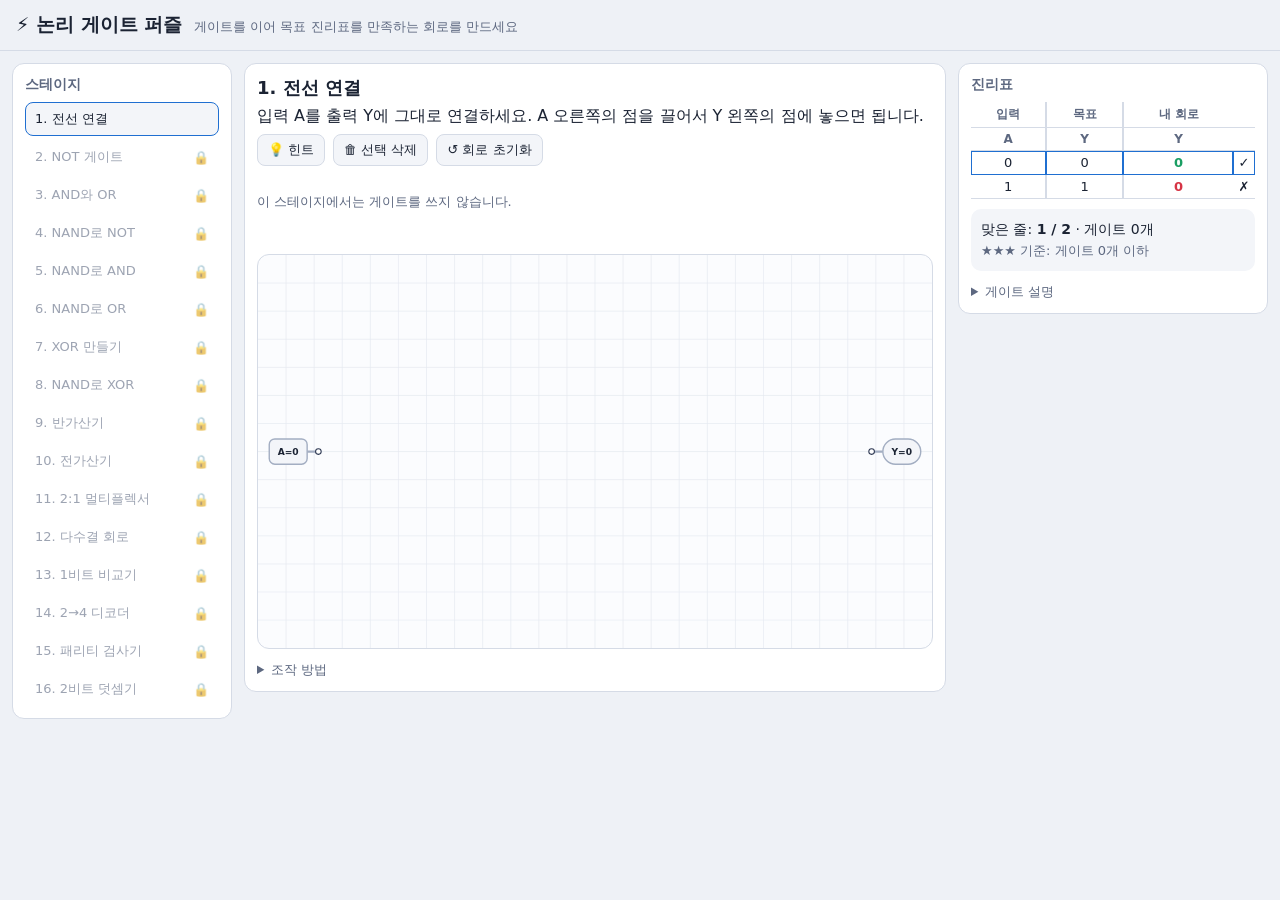
<file: logic-game/index.html>
<!doctype html>
<html lang="ko">
<head>
<meta charset="utf-8">
<meta name="viewport" content="width=device-width, initial-scale=1">
<title>논리 게이트 퍼즐</title>
<style>
:root {
  --bg: #0e1320; --panel: #161d2d; --panel2: #1d2639; --line: #2b3651;
  --text: #e7ecf6; --muted: #8e9ab3; --accent: #4da3ff;
  --on: #ffc83d; --off: #56647f; --ok: #38c98a; --bad: #ff5d6c;
  --gate: #202b42; --gate-stroke: #cfd8ea; --board: #111827; --grid: #1a2335;
}
@media (prefers-color-scheme: light) {
  :root {
    --bg: #eef1f6; --panel: #ffffff; --panel2: #f3f5f9; --line: #d5dbe6;
    --text: #1b2333; --muted: #5d6880; --accent: #1f6fd1;
    --on: #e09a00; --off: #a3aec2; --ok: #1a9e63; --bad: #d63445;
    --gate: #ffffff; --gate-stroke: #2a3550; --board: #fbfcfe; --grid: #e6eaf1;
  }
}
* { box-sizing: border-box; }
html, body { margin: 0; background: var(--bg); color: var(--text);
  font-family: system-ui, -apple-system, "Apple SD Gothic Neo", "Malgun Gothic", sans-serif; }
header { display: flex; align-items: baseline; gap: 12px; flex-wrap: wrap;
  padding: 12px 16px; border-bottom: 1px solid var(--line); }
header h1 { font-size: 19px; margin: 0; }
header .sub { color: var(--muted); font-size: 13px; }
.layout { display: grid; grid-template-columns: 220px minmax(0, 1fr) 310px; gap: 12px; padding: 12px; align-items: start; }
.card { background: var(--panel); border: 1px solid var(--line); border-radius: 12px; padding: 12px; }
.card h2 { font-size: 14px; margin: 0 0 8px; color: var(--muted); font-weight: 600; }
button { font: inherit; color: inherit; }

#stageList { display: grid; gap: 4px; }
#stageList button { display: flex; justify-content: space-between; align-items: center; gap: 6px;
  width: 100%; text-align: left; padding: 7px 9px; border-radius: 8px; border: 1px solid transparent;
  background: transparent; cursor: pointer; font-size: 13px; }
#stageList button:hover:not(:disabled) { background: var(--panel2); }
#stageList button.cur { border-color: var(--accent); background: var(--panel2); }
#stageList button:disabled { color: var(--muted); cursor: not-allowed; opacity: .6; }
.stars { color: var(--on); letter-spacing: 1px; font-size: 12px; white-space: nowrap; }
.stars .dim { color: var(--off); }

#stageTitle { font-size: 18px; margin: 0 0 4px; }
#stageDesc { margin: 0 0 6px; line-height: 1.5; }
#hint { color: var(--muted); font-size: 13px; margin: 6px 0 0; }
.row { display: flex; gap: 8px; align-items: center; flex-wrap: wrap; }
.tool { padding: 6px 10px; border-radius: 8px; border: 1px solid var(--line); background: var(--panel2); cursor: pointer; font-size: 13px; }
.tool:hover { border-color: var(--accent); }

#palette { display: flex; gap: 8px; flex-wrap: wrap; margin: 10px 0 8px; min-height: 52px; }
#palette .pg { touch-action: none; user-select: none; cursor: grab; border: 1px solid var(--line);
  background: var(--panel2); border-radius: 10px; padding: 4px 8px 2px; text-align: center; font-size: 11px; color: var(--muted); }
#palette .pg:hover { border-color: var(--accent); }
#palette .pg svg { display: block; width: 64px; height: 36px; }
#palette .none { color: var(--muted); font-size: 13px; align-self: center; }
#info { color: var(--muted); font-size: 13px; min-height: 18px; }
#info.warn { color: var(--bad); }

#boardWrap { position: relative; border: 1px solid var(--line); border-radius: 12px; overflow: hidden; background: var(--board); }
#board { display: block; width: 100%; height: auto; touch-action: none; user-select: none; -webkit-user-select: none; }
#board .gridline { stroke: var(--grid); stroke-width: 1; }
.wire { fill: none; stroke-width: 3; stroke-linecap: round; }
.wire.s0 { stroke: var(--off); }
.wire.s1 { stroke: var(--on); }
.wire.sel { stroke: var(--accent); stroke-width: 5; }
.wire.temp { stroke: var(--accent); stroke-dasharray: 6 5; }
.wirehit { fill: none; stroke: transparent; stroke-width: 14; cursor: pointer; }
.stub { stroke-width: 3; }
.stub.s0 { stroke: var(--off); }
.stub.s1 { stroke: var(--on); }
.node { cursor: grab; }
.node .body { fill: var(--gate); stroke: var(--gate-stroke); stroke-width: 2; stroke-linejoin: round; }
.node .back { fill: none; stroke: var(--gate-stroke); stroke-width: 2; }
.node.sel .body, .node.sel .back { stroke: var(--accent); stroke-width: 3; }
.glabel { font-size: 8px; fill: var(--muted); text-anchor: middle; pointer-events: none; font-weight: 600; }
.io { stroke-width: 2; }
.io.s0 { fill: var(--panel2); stroke: var(--off); }
.io.s1 { fill: var(--on); stroke: var(--on); }
.iotext { font-size: 13px; font-weight: 700; text-anchor: middle; pointer-events: none; fill: var(--text); }
.io.s1 + .iotext { fill: #1b1400; }
.node.input { cursor: pointer; }
.node.output { cursor: default; }
.pin { fill: var(--panel); stroke: var(--gate-stroke); stroke-width: 1.5; }
.pin.hot { fill: var(--accent); stroke: var(--accent); }

#tableWrap { overflow-x: auto; }
table { border-collapse: collapse; width: 100%; font-size: 13px; font-variant-numeric: tabular-nums; }
th, td { padding: 4px 5px; text-align: center; border-bottom: 1px solid var(--line); }
th { color: var(--muted); font-weight: 600; font-size: 12px; }
th.sep, td.sep { border-left: 2px solid var(--line); }
tbody tr { cursor: pointer; }
tbody tr:hover { background: var(--panel2); }
tr.live td { outline: 1px solid var(--accent); outline-offset: -1px; }
td.good { color: var(--ok); font-weight: 700; }
td.wrong { color: var(--bad); font-weight: 700; }
td.mark { width: 22px; }

#result { margin-top: 10px; padding: 10px; border-radius: 10px; background: var(--panel2); font-size: 14px; line-height: 1.5; }
#result.win { border: 1px solid var(--ok); animation: pop .35s ease-out; }
#result .big { font-size: 17px; font-weight: 700; color: var(--ok); }
#result .stars { font-size: 18px; }
#nextBtn { margin-top: 8px; padding: 8px 12px; border-radius: 8px; border: 0; background: var(--ok); color: #fff; font-weight: 700; cursor: pointer; }
@keyframes pop { from { transform: scale(.96); opacity: .4; } to { transform: none; opacity: 1; } }

details { margin-top: 12px; font-size: 13px; }
summary { cursor: pointer; color: var(--muted); }
.help { color: var(--muted); font-size: 13px; line-height: 1.6; margin: 0; padding-left: 18px; }
.ref { display: grid; grid-template-columns: auto 1fr; gap: 4px 10px; margin-top: 8px; }
.ref b { font-family: ui-monospace, monospace; }

@media (max-width: 1100px) {
  .layout { grid-template-columns: minmax(0, 1fr) 300px; }
  #stagesCard { grid-column: 1 / -1; }
  #stageList { grid-template-columns: repeat(auto-fill, minmax(170px, 1fr)); }
}
@media (max-width: 760px) {
  .layout { grid-template-columns: minmax(0, 1fr); padding: 12px 16px; }
  #stageList { grid-template-columns: repeat(auto-fill, minmax(140px, 1fr)); }
  #stageList button { padding: 6px 7px; font-size: 12px; }
}
</style>
</head>
<body>
<header>
  <h1>⚡ 논리 게이트 퍼즐</h1>
  <span class="sub">게이트를 이어 목표 진리표를 만족하는 회로를 만드세요</span>
</header>

<div class="layout">
  <section class="card" id="stagesCard">
    <h2>스테이지</h2>
    <div id="stageList"></div>
  </section>

  <main class="card">
    <h3 id="stageTitle"></h3>
    <p id="stageDesc"></p>
    <div class="row">
      <button class="tool" id="hintBtn">💡 힌트</button>
      <button class="tool" id="delBtn">🗑 선택 삭제</button>
      <button class="tool" id="resetBtn">↺ 회로 초기화</button>
    </div>
    <p id="hint" hidden></p>
    <div id="palette"></div>
    <div id="info"></div>
    <div id="boardWrap">
      <svg id="board" viewBox="0 0 960 560" aria-label="회로 보드">
        <g id="gridLayer"></g>
        <g id="world"></g>
      </svg>
    </div>
    <details>
      <summary>조작 방법</summary>
      <ul class="help">
        <li>팔레트의 게이트를 보드로 끌어다 놓거나, 눌러서 바로 추가합니다.</li>
        <li>출력 점(오른쪽)을 입력 점(왼쪽)으로 끌면 전선이 연결됩니다. 한 출력에서 전선을 여러 개 뽑을 수 있습니다.</li>
        <li>이미 연결된 입력 점을 끌면 전선을 옮기거나, 빈 곳에 놓아 끊을 수 있습니다.</li>
        <li>왼쪽 입력 상자를 누르면 0과 1이 바뀝니다. 진리표의 줄을 눌러도 그 입력으로 바뀝니다.</li>
        <li>게이트나 전선을 선택한 뒤 Delete 키(또는 선택 삭제)로 지우고, 게이트를 보드 밖으로 끌어내도 지워집니다.</li>
      </ul>
    </details>
  </main>

  <aside class="card">
    <h2>진리표</h2>
    <div id="tableWrap"></div>
    <div id="result"></div>
    <details>
      <summary>게이트 설명</summary>
      <div class="ref" id="gateRef"></div>
    </details>
  </aside>
</div>

<script>
'use strict';

// ---------- 게이트 정의 ----------
const GATES = {
  NOT:  { n: 1, fn: a => a ^ 1,          desc: '입력을 뒤집습니다. 0 → 1, 1 → 0' },
  AND:  { n: 2, fn: (a, b) => a & b,     desc: '두 입력이 모두 1일 때만 1' },
  OR:   { n: 2, fn: (a, b) => a | b,     desc: '입력 중 하나라도 1이면 1' },
  NAND: { n: 2, fn: (a, b) => (a & b) ^ 1, desc: 'AND의 반대. 이것 하나로 모든 회로를 만들 수 있습니다' },
  NOR:  { n: 2, fn: (a, b) => (a | b) ^ 1, desc: 'OR의 반대. 둘 다 0일 때만 1' },
  XOR:  { n: 2, fn: (a, b) => a ^ b,     desc: '두 입력이 서로 다르면 1' },
  XNOR: { n: 2, fn: (a, b) => (a ^ b) ^ 1, desc: '두 입력이 같으면 1' },
};

// ---------- 스테이지 ----------
const STAGES = [
  { id: 'wire', title: '전선 연결', desc: '입력 A를 출력 Y에 그대로 연결하세요. A 오른쪽의 점을 끌어서 Y 왼쪽의 점에 놓으면 됩니다.',
    inputs: ['A'], outputs: ['Y'], gates: [], best: 0, fn: a => [a], hint: '게이트가 필요 없습니다. 전선 하나면 충분해요.' },
  { id: 'not', title: 'NOT 게이트', desc: 'Y = NOT A. 입력을 뒤집어 출력하세요.',
    inputs: ['A'], outputs: ['Y'], gates: ['NOT'], best: 1, fn: a => [a ^ 1], hint: '팔레트에서 NOT을 끌어다 A와 Y 사이에 두세요.' },
  { id: 'andor', title: 'AND와 OR', desc: 'X = A AND B, Y = A OR B 를 동시에 만드세요.',
    inputs: ['A', 'B'], outputs: ['X', 'Y'], gates: ['AND', 'OR'], best: 2, fn: (a, b) => [a & b, a | b],
    hint: '입력 하나에서 전선을 여러 개 뽑을 수 있습니다.' },
  { id: 'nand-not', title: 'NAND로 NOT', desc: 'NAND만 써서 Y = NOT A 를 만드세요.',
    inputs: ['A'], outputs: ['Y'], gates: ['NAND'], best: 1, fn: a => [a ^ 1],
    hint: 'NAND의 두 입력에 같은 신호를 넣으면 어떻게 될까요?' },
  { id: 'nand-and', title: 'NAND로 AND', desc: 'NAND만 써서 Y = A AND B 를 만드세요.',
    inputs: ['A', 'B'], outputs: ['Y'], gates: ['NAND'], best: 2, fn: (a, b) => [a & b],
    hint: 'NAND = NOT(AND)이니, 한 번 더 뒤집으면 됩니다.' },
  { id: 'nand-or', title: 'NAND로 OR', desc: 'NAND만 써서 Y = A OR B 를 만드세요.',
    inputs: ['A', 'B'], outputs: ['Y'], gates: ['NAND'], best: 3, fn: (a, b) => [a | b],
    hint: '드모르간 법칙: A OR B = NOT(NOT A AND NOT B) = (NOT A) NAND (NOT B)' },
  { id: 'xor', title: 'XOR 만들기', desc: 'AND, OR, NOT으로 Y = A XOR B (두 입력이 다를 때 1)를 만드세요.',
    inputs: ['A', 'B'], outputs: ['Y'], gates: ['AND', 'OR', 'NOT'], best: 4, fn: (a, b) => [a ^ b],
    hint: 'XOR은 "적어도 하나는 1이지만, 둘 다 1은 아닌 것"입니다.' },
  { id: 'nand-xor', title: 'NAND로 XOR', desc: 'NAND만 써서 XOR을 만드세요. 최소 4개로 가능합니다.',
    inputs: ['A', 'B'], outputs: ['Y'], gates: ['NAND'], best: 4, fn: (a, b) => [a ^ b],
    hint: 'A NAND B의 결과 하나를 다른 NAND 두 개에 함께 넣어 보세요.' },
  { id: 'half', title: '반가산기', desc: '1비트 두 개를 더합니다. S = 합의 1의 자리, C = 자리올림.',
    inputs: ['A', 'B'], outputs: ['S', 'C'], gates: ['XOR', 'AND', 'OR', 'NOT'], best: 2, fn: (a, b) => [a ^ b, a & b],
    hint: '1 + 1 = 10(2진수)이므로 S = 0, C = 1입니다. 각 출력의 진리표를 보면 아는 게이트가 보일 거예요.' },
  { id: 'full', title: '전가산기', desc: 'A + B + Cin(아래 자리에서 올라온 올림)을 더해 S와 Cout을 만드세요.',
    inputs: ['A', 'B', 'Cin'], outputs: ['S', 'Cout'], gates: ['XOR', 'AND', 'OR'], best: 5,
    fn: (a, b, c) => { const s = a + b + c; return [s & 1, s >> 1]; },
    hint: '반가산기 두 개를 이어 붙이고, 두 올림을 OR로 합칩니다.' },
  { id: 'mux', title: '2:1 멀티플렉서', desc: '선택 신호 S가 0이면 Y = A, 1이면 Y = B 가 되게 하세요.',
    inputs: ['S', 'A', 'B'], outputs: ['Y'], gates: ['AND', 'OR', 'NOT'], best: 4, fn: (s, a, b) => [s ? b : a],
    hint: 'Y = (A AND NOT S) OR (B AND S)' },
  { id: 'maj', title: '다수결 회로', desc: '세 입력 중 1이 두 개 이상이면 Y = 1.',
    inputs: ['A', 'B', 'C'], outputs: ['Y'], gates: ['AND', 'OR', 'NOT'], best: 4, fn: (a, b, c) => [a + b + c >= 2 ? 1 : 0],
    hint: 'AB + BC + CA 로 만들 수 있지만 게이트 5개가 듭니다. 묶어서 줄여 보세요.' },
  { id: 'cmp', title: '1비트 비교기', desc: 'GT = (A > B), EQ = (A = B), LT = (A < B) 를 만드세요.',
    inputs: ['A', 'B'], outputs: ['GT', 'EQ', 'LT'], gates: ['AND', 'OR', 'NOT', 'XOR', 'NOR'], best: 4,
    fn: (a, b) => [a > b ? 1 : 0, a === b ? 1 : 0, a < b ? 1 : 0],
    hint: 'A XOR B는 "둘이 다르다"는 뜻입니다. 다르면서 A가 1이면?' },
  { id: 'dec', title: '2→4 디코더', desc: '2비트 수 A1A0이 가리키는 출력 하나만 1이 되게 하세요. (예: A1A0 = 10 이면 Y2만 1)',
    inputs: ['A1', 'A0'], outputs: ['Y0', 'Y1', 'Y2', 'Y3'], gates: ['AND', 'NOT', 'NOR'], best: 4,
    fn: (a1, a0) => { const v = a1 * 2 + a0; return [0, 1, 2, 3].map(k => (k === v ? 1 : 0)); },
    hint: 'NOT 없이도 됩니다. Y0의 결과를 다른 출력에서 재사용해 보세요.' },
  { id: 'parity', title: '패리티 검사기', desc: '4비트 중 1의 개수가 홀수이면 P = 1 (통신 오류 검출에 쓰입니다).',
    inputs: ['A', 'B', 'C', 'D'], outputs: ['P'], gates: ['XOR', 'AND', 'OR', 'NOT'], best: 3,
    fn: (a, b, c, d) => [a ^ b ^ c ^ d], hint: 'XOR은 1의 개수가 홀수인지 알려 줍니다.' },
  { id: 'add2', title: '2비트 덧셈기', desc: 'A1A0 + B1B0 = S2S1S0. 두 자리 2진수 덧셈기를 만드세요.',
    inputs: ['A1', 'A0', 'B1', 'B0'], outputs: ['S2', 'S1', 'S0'], gates: ['XOR', 'AND', 'OR'], best: 7,
    fn: (a1, a0, b1, b0) => { const s = a1 * 2 + a0 + b1 * 2 + b0; return [(s >> 2) & 1, (s >> 1) & 1, s & 1]; },
    hint: '아래 자리는 반가산기, 윗자리는 전가산기입니다.' },
];

// ---------- 저장 ----------
const STORE_KEY = 'logic-gate-puzzle.v1';
function loadProgress() {
  try {
    const p = JSON.parse(localStorage.getItem(STORE_KEY));
    if (p && typeof p === 'object') return { cleared: p.cleared || {}, circuits: p.circuits || {}, last: p.last | 0 };
  } catch (e) { /* 저장소를 쓸 수 없으면 새로 시작 */ }
  return { cleared: {}, circuits: {}, last: 0 };
}
const progress = loadProgress();
function saveProgress() {
  try { localStorage.setItem(STORE_KEY, JSON.stringify(progress)); } catch (e) { /* 무시 */ }
}

// ---------- 상태 ----------
const BW = 960, BH = 560;
const state = { idx: 0, nodes: [], wires: [], live: {}, sel: null, drag: null, nextId: 1 };
const $ = id => document.getElementById(id);
const svg = $('board'), world = $('world');
const cur = () => STAGES[state.idx];
const byId = id => state.nodes.find(n => n.id === id);
const isGate = n => n.type !== 'IN' && n.type !== 'OUT';
const gateCount = () => state.nodes.filter(isGate).length;
const unlocked = i => i === 0 || progress.cleared[STAGES[i - 1].id] != null || progress.cleared[STAGES[i].id] != null;

function loadStage(i) {
  state.idx = i;
  progress.last = i;
  const st = cur();
  const nodes = [];
  const gapIn = BH / (st.inputs.length + 1), gapOut = BH / (st.outputs.length + 1);
  st.inputs.forEach((name, k) => nodes.push({ id: 'in:' + name, type: 'IN', name, x: 16, y: gapIn * (k + 1) - 18 }));
  st.outputs.forEach((name, k) => nodes.push({ id: 'out:' + name, type: 'OUT', name, x: BW - 86, y: gapOut * (k + 1) - 18 }));
  const saved = progress.circuits[st.id];
  let maxId = 0;
  if (saved) {
    for (const g of saved.gates || []) {
      if (!GATES[g.type] || !st.gates.includes(g.type)) continue;
      nodes.push({ id: g.id, type: g.type, x: g.x, y: g.y });
      maxId = Math.max(maxId, parseInt(String(g.id).slice(1), 10) || 0);
    }
  }
  state.nodes = nodes;
  const ids = new Set(nodes.map(n => n.id));
  state.wires = ((saved && saved.wires) || []).filter(w => ids.has(w.from) && ids.has(w.to));
  for (const w of state.wires) maxId = Math.max(maxId, parseInt(String(w.id).slice(1), 10) || 0);
  state.nextId = maxId + 1;
  state.live = Object.fromEntries(st.inputs.map(n => [n, 0]));
  state.sel = null;
  state.drag = null;
  $('hint').hidden = true;
  renderStageInfo();
  renderPalette();
  renderStageList();
  commit();
}

function commit() {
  const st = cur();
  progress.circuits[st.id] = {
    gates: state.nodes.filter(isGate).map(({ id, type, x, y }) => ({ id, type, x: Math.round(x), y: Math.round(y) })),
    wires: state.wires,
  };
  render();
  saveProgress();
}

// ---------- 기하 ----------
function inputCount(n) { return n.type === 'IN' ? 0 : n.type === 'OUT' ? 1 : GATES[n.type].n; }
function hasOutput(n) { return n.type !== 'OUT'; }
function pinOffset(n, dir, idx) {
  if (n.type === 'IN') return { x: 70, y: 18 };
  if (n.type === 'OUT') return { x: 0, y: 18 };
  if (dir === 'out') return { x: 70, y: 20 };
  return { x: 0, y: GATES[n.type].n === 1 ? 20 : (idx === 0 ? 12 : 28) };
}
function pinPos(n, dir, idx) { const o = pinOffset(n, dir, idx); return { x: n.x + o.x, y: n.y + o.y }; }
function wirePath(a, b) {
  const dx = Math.max(30, Math.abs(b.x - a.x) / 2);
  return `M${a.x},${a.y} C${a.x + dx},${a.y} ${b.x - dx},${b.y} ${b.x},${b.y}`;
}
function toBoard(e) {
  const pt = svg.createSVGPoint();
  pt.x = e.clientX; pt.y = e.clientY;
  return pt.matrixTransform(svg.getScreenCTM().inverse());
}
function insideBoard(e) {
  const r = svg.getBoundingClientRect();
  return e.clientX >= r.left && e.clientX <= r.right && e.clientY >= r.top && e.clientY <= r.bottom;
}
// 화면이 작아도 손가락으로 집을 수 있게 화면 기준 약 14px 이상으로 잡습니다.
function hitRadius() { return Math.max(12, 14 * BW / svg.getBoundingClientRect().width); }
function findPin(p, dir, excludeId) {
  let best = null, bestD = hitRadius();
  for (const n of state.nodes) {
    if (n.id === excludeId) continue;
    const count = dir === 'in' ? inputCount(n) : (hasOutput(n) ? 1 : 0);
    for (let i = 0; i < count; i++) {
      const q = pinPos(n, dir, i), d = Math.hypot(q.x - p.x, q.y - p.y);
      if (d < bestD) { bestD = d; best = { id: n.id, dir, idx: i }; }
    }
  }
  return best;
}

// ---------- 시뮬레이션 ----------
function simulate(assign) {
  const incoming = new Map();
  for (const w of state.wires) incoming.set(w.to + ':' + w.pin, w.from);
  const val = new Map();
  const get = id => {
    if (val.has(id)) return val.get(id);
    val.set(id, 0);
    const n = byId(id);
    let v;
    if (n.type === 'IN') v = assign[n.name] | 0;
    else {
      const ins = [];
      for (let i = 0; i < inputCount(n); i++) {
        const f = incoming.get(id + ':' + i);
        ins.push(f != null ? get(f) : 0);
      }
      v = n.type === 'OUT' ? ins[0] : GATES[n.type].fn(...ins);
    }
    val.set(id, v);
    return v;
  };
  for (const n of state.nodes) get(n.id);
  return val;
}

function evaluateTable() {
  const st = cur(), k = st.inputs.length, rows = [];
  let allOk = true;
  for (let r = 0; r < (1 << k); r++) {
    const bits = st.inputs.map((_, i) => (r >> (k - 1 - i)) & 1);
    const assign = {};
    st.inputs.forEach((name, i) => { assign[name] = bits[i]; });
    const exp = st.fn(...bits);
    const val = simulate(assign);
    const act = st.outputs.map(o => val.get('out:' + o));
    const ok = exp.every((e, i) => e === act[i]);
    if (!ok) allOk = false;
    rows.push({ bits, exp, act, ok });
  }
  return { rows, allOk };
}

// ---------- 편집 ----------
function reaches(from, target) {
  const stack = [from], seen = new Set();
  while (stack.length) {
    const x = stack.pop();
    if (x === target) return true;
    if (seen.has(x)) continue;
    seen.add(x);
    for (const w of state.wires) if (w.from === x) stack.push(w.to);
  }
  return false;
}
function connect(a, b) {
  const out = a.dir === 'out' ? a : b, inp = a.dir === 'out' ? b : a;
  if (out.id === inp.id || reaches(inp.id, out.id)) {
    flash('출력을 자기 자신의 입력으로 되돌리는 순환 회로는 쓸 수 없어요.', true);
    return;
  }
  state.wires = state.wires.filter(w => !(w.to === inp.id && w.pin === inp.idx));
  state.wires.push({ id: 'w' + state.nextId++, from: out.id, to: inp.id, pin: inp.idx });
}
function removeNode(id) {
  state.nodes = state.nodes.filter(n => n.id !== id);
  state.wires = state.wires.filter(w => w.from !== id && w.to !== id);
  if (state.sel && state.sel.id === id) state.sel = null;
}
function deleteSelection() {
  const s = state.sel;
  if (!s) { flash('먼저 지울 게이트나 전선을 눌러 선택하세요.'); return; }
  if (s.kind === 'node') { const n = byId(s.id); if (n && isGate(n)) removeNode(n.id); }
  else state.wires = state.wires.filter(w => w.id !== s.id);
  state.sel = null;
  commit();
}
function clampNode(n) {
  n.x = Math.min(Math.max(n.x, 100), BW - 170);
  n.y = Math.min(Math.max(n.y, 4), BH - 44);
}
function placeDefault(n) {
  for (let y = 40; y < BH - 50; y += 70) {
    for (let x = 200; x < BW - 220; x += 110) {
      if (state.nodes.every(m => m === n || Math.hypot(m.x - x, m.y - y) > 70)) { n.x = x; n.y = y; return; }
    }
  }
  n.x = BW / 2 - 35; n.y = BH / 2 - 20;
}

let flashTimer = 0;
function flash(text, warn) {
  const el = $('info');
  el.textContent = text;
  el.className = warn ? 'warn' : '';
  clearTimeout(flashTimer);
  flashTimer = setTimeout(() => { el.textContent = ''; el.className = ''; }, 3500);
}

// ---------- 그리기 ----------
const AND_D = 'M10,0 H35 A20,20 0 0 1 35,40 H10 Z';
const OR_D = 'M8,0 Q40,0 55,20 Q40,40 8,40 Q22,20 8,0 Z';
const XOR_D = 'M12,0 Q42,0 57,20 Q42,40 12,40 Q26,20 12,0 Z';
function gateBody(type) {
  const bub = cx => `<circle class="body" cx="${cx}" cy="20" r="4"/>`;
  switch (type) {
    case 'AND': return `<path class="body" d="${AND_D}"/>`;
    case 'NAND': return `<path class="body" d="${AND_D}"/>${bub(59)}`;
    case 'OR': return `<path class="body" d="${OR_D}"/>`;
    case 'NOR': return `<path class="body" d="${OR_D}"/>${bub(59)}`;
    case 'XOR': return `<path class="back" d="M4,0 Q18,20 4,40"/><path class="body" d="${XOR_D}"/>`;
    case 'XNOR': return `<path class="back" d="M4,0 Q18,20 4,40"/><path class="body" d="${XOR_D}"/>${bub(61)}`;
    case 'NOT': return `<path class="body" d="M12,2 L48,20 L12,38 Z"/>${bub(52)}`;
  }
  return '';
}
function gateSVG(type, inVals, outVal) {
  const n = GATES[type].n;
  const ys = n === 1 ? [20] : [12, 28];
  const stubs = ys.map((y, i) => `<line class="stub s${inVals[i] | 0}" x1="0" y1="${y}" x2="22" y2="${y}"/>`).join('')
    + `<line class="stub s${outVal | 0}" x1="45" y1="20" x2="70" y2="20"/>`;
  const label = `<text class="glabel" x="${type === 'NOT' ? 25 : 31}" y="23">${type}</text>`;
  return stubs + gateBody(type) + label;
}

function renderGrid() {
  let s = '';
  for (let x = 40; x < BW; x += 40) s += `<line class="gridline" x1="${x}" y1="0" x2="${x}" y2="${BH}"/>`;
  for (let y = 40; y < BH; y += 40) s += `<line class="gridline" x1="0" y1="${y}" x2="${BW}" y2="${y}"/>`;
  $('gridLayer').innerHTML = s;
}

function render() {
  const val = simulate(state.live);
  const incoming = new Map();
  for (const w of state.wires) incoming.set(w.to + ':' + w.pin, w.from);
  const d = state.drag;
  const hot = d && d.kind === 'wire' ? d.hover : null;
  let s = '';

  for (const w of state.wires) {
    const a = byId(w.from), b = byId(w.to);
    const path = wirePath(pinPos(a, 'out', 0), pinPos(b, 'in', w.pin));
    const sel = state.sel && state.sel.kind === 'wire' && state.sel.id === w.id;
    s += `<path class="wire s${val.get(w.from)}${sel ? ' sel' : ''}" d="${path}"/>`
      + `<path class="wirehit" data-wire="${w.id}" d="${path}"/>`;
  }
  if (d && d.kind === 'wire') {
    const a = pinPos(byId(d.from.id), d.from.dir, d.from.idx);
    const b = hot ? pinPos(byId(hot.id), hot.dir, hot.idx) : d.p;
    s += `<path class="wire temp" d="${d.from.dir === 'out' ? wirePath(a, b) : wirePath(b, a)}"/>`;
  }

  for (const n of state.nodes) {
    const v = val.get(n.id) | 0;
    const sel = state.sel && state.sel.kind === 'node' && state.sel.id === n.id;
    let body;
    if (n.type === 'IN') {
      body = `<line class="stub s${v}" x1="54" y1="18" x2="70" y2="18"/>`
        + `<rect class="io s${v}" x="0" y="0" width="54" height="36" rx="8"/><text class="iotext" x="27" y="23">${n.name}=${v}</text>`;
    } else if (n.type === 'OUT') {
      body = `<line class="stub s${v}" x1="0" y1="18" x2="16" y2="18"/>`
        + `<rect class="io s${v}" x="16" y="0" width="54" height="36" rx="18"/><text class="iotext" x="43" y="23">${n.name}=${v}</text>`;
    } else {
      const ins = [];
      for (let i = 0; i < GATES[n.type].n; i++) {
        const f = incoming.get(n.id + ':' + i);
        ins.push(f != null ? val.get(f) : 0);
      }
      body = gateSVG(n.type, ins, v);
    }
    let pins = '';
    for (let i = 0; i < inputCount(n); i++) {
      const o = pinOffset(n, 'in', i);
      const h = hot && hot.id === n.id && hot.dir === 'in' && hot.idx === i;
      pins += `<circle class="pin${h ? ' hot' : ''}" cx="${o.x}" cy="${o.y}" r="${h ? 6 : 4}"/>`;
    }
    if (hasOutput(n)) {
      const o = pinOffset(n, 'out', 0);
      const h = hot && hot.id === n.id && hot.dir === 'out';
      pins += `<circle class="pin${h ? ' hot' : ''}" cx="${o.x}" cy="${o.y}" r="${h ? 6 : 4}"/>`;
    }
    const cls = n.type === 'IN' ? ' input' : n.type === 'OUT' ? ' output' : '';
    s += `<g class="node${cls}${sel ? ' sel' : ''}" data-node="${n.id}" transform="translate(${n.x},${n.y})">${body}${pins}</g>`;
  }
  world.innerHTML = s;
  renderTable();
}

function starsHTML(gates, best) {
  const k = gates <= best ? 3 : gates <= best + 2 ? 2 : 1;
  return `<span class="stars">${'★'.repeat(k)}<span class="dim">${'★'.repeat(3 - k)}</span></span>`;
}

function renderTable() {
  const st = cur();
  const { rows, allOk } = evaluateTable();
  const liveBits = st.inputs.map(n => state.live[n] | 0).join('');
  const ni = st.inputs.length, no = st.outputs.length;
  const outHead = st.outputs.map((n, i) => `<th${i === 0 ? ' class="sep"' : ''}>${n}</th>`).join('');
  let h = `<table><thead><tr><th colspan="${ni}">입력</th><th class="sep" colspan="${no}">목표</th>`
    + `<th class="sep" colspan="${no}">내 회로</th><th></th></tr><tr>`
    + st.inputs.map(n => `<th>${n}</th>`).join('') + outHead + outHead
    + '<th></th></tr></thead><tbody>';
  rows.forEach((r, ri) => {
    const live = r.bits.join('') === liveBits;
    h += `<tr data-row="${ri}"${live ? ' class="live"' : ''}>`
      + r.bits.map(b => `<td>${b}</td>`).join('')
      + r.exp.map((e, i) => `<td${i === 0 ? ' class="sep"' : ''}>${e}</td>`).join('')
      + r.act.map((a, i) => `<td class="${i === 0 ? 'sep ' : ''}${a === r.exp[i] ? 'good' : 'wrong'}">${a}</td>`).join('')
      + `<td class="mark">${r.ok ? '✓' : '✗'}</td></tr>`;
  });
  h += '</tbody></table>';
  $('tableWrap').innerHTML = h;

  const g = gateCount();
  const okCount = rows.filter(r => r.ok).length;
  const res = $('result');
  if (allOk) {
    const prev = progress.cleared[st.id];
    const first = prev == null;
    if (first || g < prev) { progress.cleared[st.id] = g; renderStageList(); }
    const best = progress.cleared[st.id];
    const last = state.idx === STAGES.length - 1;
    const wasWin = res.classList.contains('win');
    res.className = 'win';
    if (!wasWin) { res.style.animation = 'none'; void res.offsetWidth; res.style.animation = ''; }
    res.innerHTML = `<div class="big">통과! 🎉</div>`
      + `<div>게이트 ${g}개 ${starsHTML(g, st.best)}</div>`
      + (g > st.best ? `<div>최소 ${st.best}개로도 만들 수 있어요. 도전해 보세요!</div>` : `<div>최소 개수로 완성했습니다.</div>`)
      + (best < g ? `<div>내 최고 기록: ${best}개</div>` : '')
      + (last ? '<div>모든 스테이지를 깼습니다. 축하합니다! 🏆</div>' : '<button id="nextBtn">다음 스테이지 →</button>');
    const nb = $('nextBtn');
    if (nb) nb.onclick = () => loadStage(state.idx + 1);
  } else {
    res.className = '';
    res.innerHTML = `맞은 줄: <b>${okCount} / ${rows.length}</b> · 게이트 ${g}개<br>`
      + `<span style="color:var(--muted);font-size:13px">★★★ 기준: 게이트 ${st.best}개 이하</span>`;
  }
}

function renderStageList() {
  $('stageList').innerHTML = STAGES.map((st, i) => {
    const c = progress.cleared[st.id];
    const right = c != null ? starsHTML(c, st.best) : unlocked(i) ? '' : '🔒';
    return `<button data-stage="${i}" class="${i === state.idx ? 'cur' : ''}" ${unlocked(i) ? '' : 'disabled'}>`
      + `<span>${i + 1}. ${st.title}</span>${right}</button>`;
  }).join('');
}

function renderStageInfo() {
  const st = cur();
  $('stageTitle').textContent = `${state.idx + 1}. ${st.title}`;
  $('stageDesc').textContent = st.desc;
  $('hint').textContent = '💡 ' + st.hint;
}

function renderPalette() {
  const st = cur();
  const pal = $('palette');
  if (!st.gates.length) { pal.innerHTML = '<span class="none">이 스테이지에서는 게이트를 쓰지 않습니다.</span>'; return; }
  pal.innerHTML = st.gates.map(t =>
    `<div class="pg" data-type="${t}" title="${t}: ${GATES[t].desc}">`
    + `<svg viewBox="-2 -4 74 48" class="node">${gateSVG(t, [0, 0], 0)}</svg>${t}</div>`).join('');
}

function renderGateRef() {
  $('gateRef').innerHTML = Object.entries(GATES).map(([t, g]) => `<b>${t}</b><span>${g.desc}</span>`).join('');
}

// ---------- 입력 처리 ----------
$('palette').addEventListener('pointerdown', e => {
  const el = e.target.closest('.pg');
  if (!el) return;
  e.preventDefault();
  const p = toBoard(e);
  const n = { id: 'g' + state.nextId++, type: el.dataset.type, x: p.x - 35, y: p.y - 20 };
  state.nodes.push(n);
  state.sel = { kind: 'node', id: n.id };
  state.drag = { kind: 'new', id: n.id, ox: 35, oy: 20, sx: e.clientX, sy: e.clientY, moved: false };
  render();
});
$('palette').addEventListener('pointerover', e => {
  const el = e.target.closest('.pg');
  if (el && !state.drag) flash(`${el.dataset.type}: ${GATES[el.dataset.type].desc}`);
});

svg.addEventListener('pointerdown', e => {
  if (e.pointerType === 'mouse' && e.button !== 0) return;
  e.preventDefault();
  const p = toBoard(e);
  const pin = findPin(p, 'out') || findPin(p, 'in');
  if (pin) {
    if (pin.dir === 'in') {
      const ex = state.wires.find(w => w.to === pin.id && w.pin === pin.idx);
      if (ex) {
        // 연결된 입력을 끌면 전선의 끝을 집어 옮깁니다.
        state.wires = state.wires.filter(w => w !== ex);
        state.drag = { kind: 'wire', from: { id: ex.from, dir: 'out', idx: 0 }, p };
      } else state.drag = { kind: 'wire', from: pin, p };
    } else state.drag = { kind: 'wire', from: pin, p };
    state.sel = null;
    render();
    return;
  }
  const nodeEl = e.target.closest('[data-node]');
  if (nodeEl) {
    const n = byId(nodeEl.dataset.node);
    if (isGate(n)) {
      state.sel = { kind: 'node', id: n.id };
      state.drag = { kind: 'move', id: n.id, ox: p.x - n.x, oy: p.y - n.y, sx: e.clientX, sy: e.clientY, moved: false };
    } else {
      state.sel = null;
      state.drag = { kind: 'click', id: n.id, sx: e.clientX, sy: e.clientY };
    }
    render();
    return;
  }
  const wireEl = e.target.closest('[data-wire]');
  state.sel = wireEl ? { kind: 'wire', id: wireEl.dataset.wire } : null;
  render();
});

window.addEventListener('pointermove', e => {
  const d = state.drag;
  if (!d) return;
  const p = toBoard(e);
  if (d.kind === 'move' || d.kind === 'new') {
    if (Math.hypot(e.clientX - d.sx, e.clientY - d.sy) > 4) d.moved = true;
    const n = byId(d.id);
    n.x = p.x - d.ox; n.y = p.y - d.oy;
    render();
  } else if (d.kind === 'wire') {
    d.p = p;
    d.hover = findPin(p, d.from.dir === 'out' ? 'in' : 'out', d.from.id);
    render();
  }
});

function endDrag(e) {
  const d = state.drag;
  if (!d) return;
  state.drag = null;
  if (d.kind === 'click') {
    const n = byId(d.id);
    if (n.type === 'IN' && Math.hypot(e.clientX - d.sx, e.clientY - d.sy) < 8) state.live[n.name] ^= 1;
    render();
  } else if (d.kind === 'move' || d.kind === 'new') {
    const n = byId(d.id);
    if (!insideBoard(e) || e.type === 'pointercancel') {
      if (d.kind === 'new' && !d.moved) placeDefault(n);
      else { removeNode(n.id); flash('게이트를 지웠습니다.'); }
    } else clampNode(n);
    commit();
  } else if (d.kind === 'wire') {
    const target = e.type === 'pointercancel' ? null : findPin(toBoard(e), d.from.dir === 'out' ? 'in' : 'out', d.from.id);
    if (target) connect(d.from, target);
    commit();
  }
}
window.addEventListener('pointerup', endDrag);
window.addEventListener('pointercancel', endDrag);

window.addEventListener('keydown', e => {
  if (e.target.closest && e.target.closest('input, textarea')) return;
  if (e.key === 'Delete' || e.key === 'Backspace') { e.preventDefault(); deleteSelection(); }
  else if (e.key === 'Escape') { state.sel = null; render(); }
});

$('tableWrap').addEventListener('click', e => {
  const tr = e.target.closest('tr[data-row]');
  if (!tr) return;
  const st = cur(), k = st.inputs.length, r = +tr.dataset.row;
  st.inputs.forEach((name, i) => { state.live[name] = (r >> (k - 1 - i)) & 1; });
  render();
});
$('stageList').addEventListener('click', e => {
  const b = e.target.closest('button[data-stage]');
  if (b && !b.disabled) loadStage(+b.dataset.stage);
});
$('hintBtn').onclick = () => { $('hint').hidden = !$('hint').hidden; };
$('delBtn').onclick = deleteSelection;
$('resetBtn').onclick = () => {
  if (!state.nodes.some(isGate) && !state.wires.length) return;
  if (!confirm('이 스테이지의 회로를 모두 지울까요?')) return;
  state.nodes = state.nodes.filter(n => !isGate(n));
  state.wires = [];
  state.sel = null;
  commit();
};

renderGrid();
renderGateRef();
loadStage(Math.min(progress.last, STAGES.length - 1));
if (!unlocked(state.idx)) loadStage(0);
</script>
</body>
</html>
</file>
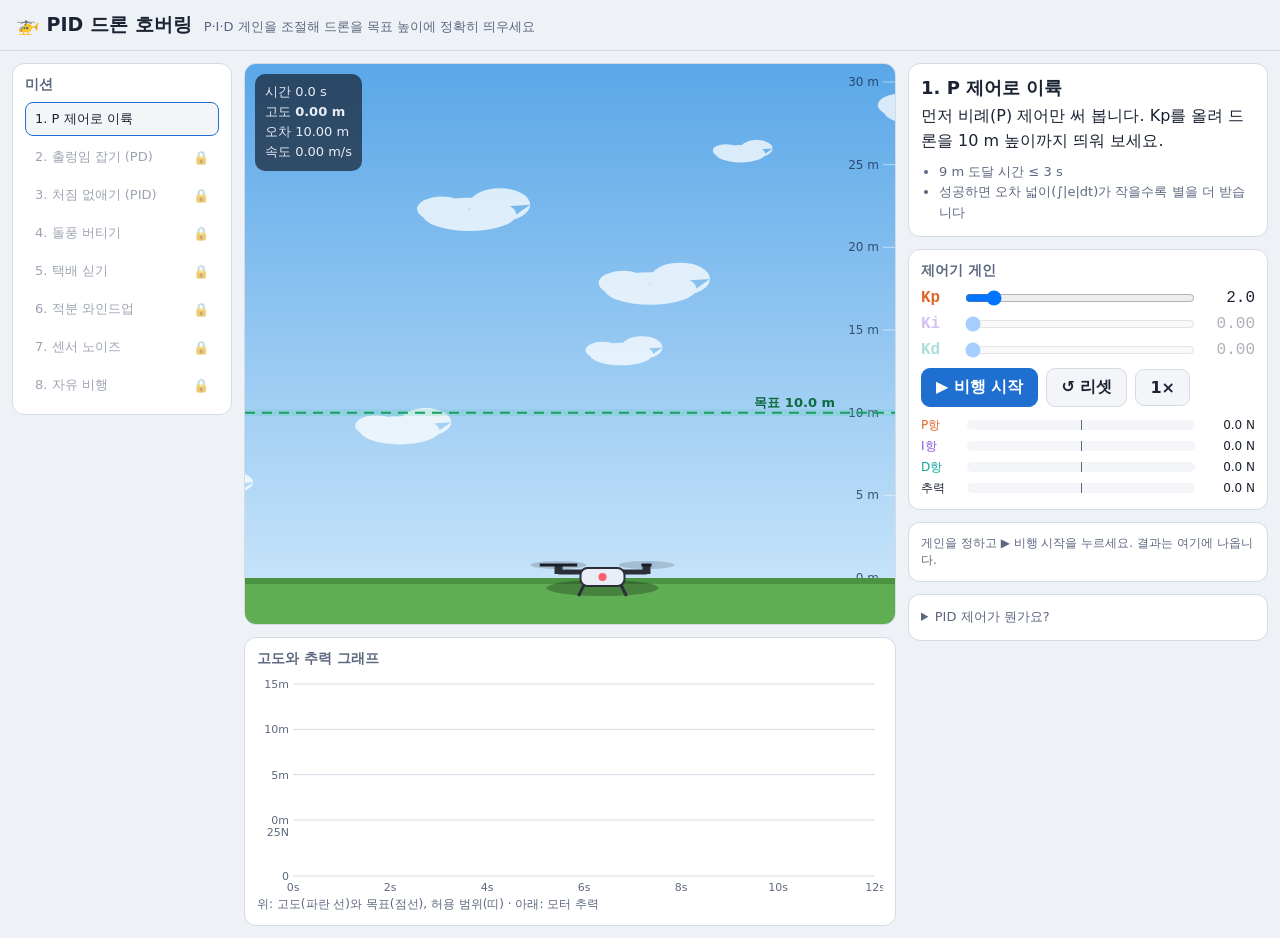
<file: pid-drone/index.html>
<!doctype html>
<html lang="ko">
<head>
<meta charset="utf-8">
<meta name="viewport" content="width=device-width, initial-scale=1">
<title>PID 드론 호버링</title>
<style>
:root {
  --bg: #0e1320; --panel: #161d2d; --panel2: #1d2639; --line: #2b3651;
  --text: #e7ecf6; --muted: #8e9ab3; --accent: #4da3ff;
  --ok: #38c98a; --bad: #ff5d6c; --warn: #ffc83d;
  --p: #ff8a4c; --i: #b98cff; --d: #3fd0c9;
}
@media (prefers-color-scheme: light) {
  :root {
    --bg: #eef1f6; --panel: #ffffff; --panel2: #f3f5f9; --line: #d5dbe6;
    --text: #1b2333; --muted: #5d6880; --accent: #1f6fd1;
    --ok: #1a9e63; --bad: #d63445; --warn: #c98600;
    --p: #e0662a; --i: #8457e0; --d: #12a39c;
  }
}
* { box-sizing: border-box; }
[hidden] { display: none !important; }
html, body { margin: 0; background: var(--bg); color: var(--text);
  font-family: system-ui, -apple-system, "Apple SD Gothic Neo", "Malgun Gothic", sans-serif; }
header { display: flex; align-items: baseline; gap: 12px; flex-wrap: wrap; padding: 12px 16px; border-bottom: 1px solid var(--line); }
header h1 { font-size: 19px; margin: 0; }
header .sub { color: var(--muted); font-size: 13px; }
button, select, input { font: inherit; color: inherit; }
.layout { display: grid; grid-template-columns: 220px minmax(0, 1fr) 360px; gap: 12px; padding: 12px; align-items: start; }
.card { background: var(--panel); border: 1px solid var(--line); border-radius: 12px; padding: 12px; }
.card h2 { font-size: 14px; margin: 0 0 8px; color: var(--muted); font-weight: 600; }
.stack { display: grid; gap: 12px; }

#missionList { display: grid; gap: 4px; }
#missionList button { display: flex; justify-content: space-between; align-items: center; gap: 6px; width: 100%;
  text-align: left; padding: 7px 9px; border-radius: 8px; border: 1px solid transparent; background: transparent; cursor: pointer; font-size: 13px; }
#missionList button:hover:not(:disabled) { background: var(--panel2); }
#missionList button.cur { border-color: var(--accent); background: var(--panel2); }
#missionList button:disabled { color: var(--muted); opacity: .6; cursor: not-allowed; }
.stars { color: var(--warn); letter-spacing: 1px; font-size: 12px; white-space: nowrap; }
.stars .dim { color: var(--line); }

#sceneWrap { position: relative; border-radius: 12px; overflow: hidden; border: 1px solid var(--line); }
#scene { display: block; width: 100%; height: 560px; cursor: crosshair; touch-action: none; }
#hud { position: absolute; left: 10px; top: 10px; background: rgba(10, 14, 24, .62); color: #e7ecf6;
  padding: 8px 10px; border-radius: 10px; font-size: 13px; line-height: 1.55; font-variant-numeric: tabular-nums; pointer-events: none; }
#banner { position: absolute; left: 50%; top: 14px; transform: translateX(-50%); padding: 6px 12px; border-radius: 999px;
  background: rgba(10, 14, 24, .7); color: #fff; font-size: 13px; font-weight: 600; pointer-events: none; white-space: nowrap; }
#banner:empty { display: none; }

#missionTitle { font-size: 18px; margin: 0 0 4px; }
#missionDesc { margin: 0; line-height: 1.55; }
#goals { margin: 8px 0 0; padding-left: 18px; color: var(--muted); font-size: 13px; line-height: 1.6; }

.slider { display: grid; grid-template-columns: 34px minmax(0, 1fr) 54px; gap: 8px; align-items: center; margin: 6px 0; }
.slider label { font-weight: 700; font-family: ui-monospace, monospace; }
.slider input[type=range] { width: 100%; }
.slider output { text-align: right; font-variant-numeric: tabular-nums; font-family: ui-monospace, monospace; }
.slider.off { opacity: .35; }
.slider.off input { pointer-events: none; }
.lp { color: var(--p); } .li { color: var(--i); } .ld { color: var(--d); }
.check { display: flex; gap: 8px; align-items: center; font-size: 13px; margin: 6px 0; }
.check[hidden] { display: none; }
.row { display: flex; gap: 8px; flex-wrap: wrap; align-items: center; }
.btn { padding: 8px 14px; border-radius: 9px; border: 1px solid var(--line); background: var(--panel2); cursor: pointer; font-weight: 600; }
.btn:hover { border-color: var(--accent); }
.btn.primary { background: var(--accent); border-color: var(--accent); color: #fff; }
.btn:disabled { opacity: .5; cursor: not-allowed; }
.small { font-size: 12px; color: var(--muted); }

#bars { display: grid; gap: 4px; margin-top: 10px; font-size: 12px; font-variant-numeric: tabular-nums; }
.bar { display: grid; grid-template-columns: 40px minmax(0, 1fr) 54px; gap: 6px; align-items: center; }
.bar .track { position: relative; height: 10px; background: var(--panel2); border-radius: 5px; overflow: hidden; }
.bar .track::after { content: ""; position: absolute; left: 50%; top: 0; bottom: 0; width: 1px; background: var(--muted); }
.bar .fill { position: absolute; top: 0; bottom: 0; border-radius: 5px; }
.bar span:last-child { text-align: right; }

#chart { display: block; width: 100%; height: 220px; }
#result table { width: 100%; border-collapse: collapse; font-size: 13px; margin-top: 6px; }
#result td, #result th { padding: 5px 4px; border-bottom: 1px solid var(--line); text-align: left; }
#result th { color: var(--muted); font-weight: 600; font-size: 12px; }
#result td.v { text-align: right; font-variant-numeric: tabular-nums; }
#result .good { color: var(--ok); font-weight: 700; }
#result .badc { color: var(--bad); font-weight: 700; }
#result .head { font-size: 16px; font-weight: 700; }
#result .lesson { margin-top: 8px; font-size: 13px; color: var(--muted); line-height: 1.55; }
details { font-size: 13px; line-height: 1.6; }
summary { cursor: pointer; color: var(--muted); }
details p { margin: 6px 0; }

@media (max-width: 1150px) {
  .layout { grid-template-columns: minmax(0, 1fr) 360px; }
  #missionCard { grid-column: 1 / -1; }
  #missionList { grid-template-columns: repeat(auto-fill, minmax(180px, 1fr)); }
}
@media (max-width: 800px) {
  .layout { grid-template-columns: minmax(0, 1fr); padding: 12px 16px; }
  #missionList { grid-template-columns: repeat(auto-fill, minmax(150px, 1fr)); }
  #scene { height: 420px; }
}
</style>
</head>
<body>
<header>
  <h1>🚁 PID 드론 호버링</h1>
  <span class="sub">P·I·D 게인을 조절해 드론을 목표 높이에 정확히 띄우세요</span>
</header>

<div class="layout">
  <section class="card" id="missionCard">
    <h2>미션</h2>
    <div id="missionList"></div>
  </section>

  <main class="stack">
    <div id="sceneWrap">
      <canvas id="scene"></canvas>
      <div id="hud"></div>
      <div id="banner"></div>
    </div>
    <div class="card">
      <h2>고도와 추력 그래프</h2>
      <canvas id="chart"></canvas>
      <div class="small">위: 고도(파란 선)와 목표(점선), 허용 범위(띠) · 아래: 모터 추력</div>
    </div>
  </main>

  <aside class="stack">
    <div class="card">
      <h3 id="missionTitle"></h3>
      <p id="missionDesc"></p>
      <ul id="goals"></ul>
    </div>
    <div class="card">
      <h2>제어기 게인</h2>
      <div class="slider" id="sP"><label class="lp" for="kp">Kp</label><input type="range" id="kp" min="0" max="20" step="0.1"><output id="kpv"></output></div>
      <div class="slider" id="sI"><label class="li" for="ki">Ki</label><input type="range" id="ki" min="0" max="10" step="0.05"><output id="kiv"></output></div>
      <div class="slider" id="sD"><label class="ld" for="kd">Kd</label><input type="range" id="kd" min="0" max="10" step="0.05"><output id="kdv"></output></div>
      <label class="check" id="awRow"><input type="checkbox" id="aw"> 적분 와인드업 방지 (추력이 한계일 때 적분 멈춤)</label>
      <div class="slider" id="sF"><label for="df" title="D 필터">필터</label><input type="range" id="df" min="0" max="0.95" step="0.01"><output id="dfv"></output></div>
      <div class="row" style="margin-top:8px">
        <button class="btn primary" id="runBtn">▶ 비행 시작</button>
        <button class="btn" id="resetBtn">↺ 리셋</button>
        <button class="btn" id="speedBtn" title="재생 속도">1×</button>
      </div>
      <div class="row" id="freeBtns" style="margin-top:8px" hidden>
        <button class="btn" id="gustBtn">💨 돌풍</button>
        <button class="btn" id="loadBtn">📦 짐 싣기</button>
        <button class="btn" id="noiseBtn">📡 센서 노이즈 끔</button>
      </div>
      <div id="bars"></div>
    </div>
    <div class="card" id="result"></div>
    <div class="card">
      <details>
        <summary>PID 제어가 뭔가요?</summary>
        <p>오차 e = 목표 높이 − 현재 높이 일 때, 모터 추력 u = <b class="lp">Kp·e</b> + <b class="li">Ki·∫e dt</b> + <b class="ld">Kd·(−dh/dt)</b> 입니다.</p>
        <p><b class="lp">P(비례)</b>: 멀리 있을수록 세게 밉니다. 크게 하면 빨라지지만 출렁입니다. 중력 때문에 P만으로는 목표보다 조금 아래에서 멈춥니다.</p>
        <p><b class="li">I(적분)</b>: 오차가 쌓이면 힘을 더해 남은 처짐을 없앱니다. 너무 크면 느리게 크게 출렁입니다.</p>
        <p><b class="ld">D(미분)</b>: 빠르게 움직이면 브레이크를 겁니다. 출렁임을 잡아 주지만 센서 노이즈를 키웁니다.</p>
        <p>드론: 질량 1 kg, 중력 9.81 N, 최대 추력 25 N, 모터 반응 지연 0.08 s, 공기 저항이 있습니다. 제어기는 50 Hz로 동작합니다.</p>
      </details>
    </div>
  </aside>
</div>

<script>
'use strict';

// ---------- 물리 상수 ----------
const G = 9.81, DRAG = 0.35, TAU = 0.08, CTRL_DT = 0.02, SUB = 4, Y_MAX = 30;

// ---------- 미션 ----------
const step = (t0, a, b) => t => (t < t0 ? a : b);
const MISSIONS = [
  { id: 'p', title: 'P 제어로 이륙', avail: 'P',
    desc: '먼저 비례(P) 제어만 써 봅니다. Kp를 올려 드론을 10 m 높이까지 띄워 보세요.',
    duration: 12, setpoint: () => 10,
    checks: [{ m: 'rise', max: 3, label: '9 m 도달 시간', unit: 's' }],
    stars: [47, 55],
    lesson: '목표 근처에서 계속 출렁이고, 평균 높이가 10 m보다 낮지요? P만으로는 진동을 잡지 못하고, 중력 때문에 처짐(정상상태 오차)이 남습니다. 다음 미션에서 D로 출렁임을 잡아 봅시다.' },
  { id: 'pd', title: '출렁임 잡기 (PD)', avail: 'PD',
    desc: '미분(D) 제어는 움직이는 속도에 브레이크를 겁니다. 오버슈트 없이 부드럽게 올라가게 만드세요.',
    duration: 12, setpoint: () => 10, band: 1.5,
    checks: [{ m: 'overshoot', max: 5, label: '오버슈트', unit: '%' },
             { m: 'settle', max: 6, label: '±1.5 m 안에 들어온 시간', unit: 's' }],
    stars: [17, 21],
    lesson: '출렁임은 사라졌지만 여전히 목표보다 조금 아래(약 9.81/Kp m)에 떠 있습니다. 이 처짐은 적분(I)으로 없앨 수 있습니다.' },
  { id: 'pid', title: '처짐 없애기 (PID)', avail: 'PID',
    desc: '적분(I) 제어는 쌓인 오차만큼 힘을 더합니다. 정확히 10 m에 멈추게 하세요.',
    duration: 20, setpoint: () => 10, band: 0.2,
    checks: [{ m: 'overshoot', max: 15, label: '오버슈트', unit: '%' },
             { m: 'settle', max: 12, label: '±0.2 m 안에 들어온 시간', unit: 's' },
             { m: 'sse', max: 0.05, label: '마지막 3초 평균 오차', unit: 'm' }],
    stars: [11, 14],
    lesson: '이제 PID 제어기를 완성했습니다! 실제 드론·모터·온도 조절기 대부분이 이 구조를 씁니다.' },
  { id: 'gust', title: '돌풍 버티기', avail: 'PID',
    desc: '10초에 아래로 누르는 강한 돌풍(12 N, 2초)이 붑니다. 높이를 최대한 지키세요.',
    duration: 22, setpoint: () => 10, band: 0.2,
    disturb: t => (t >= 10 && t < 12 ? -12 : 0), distAt: 10,
    checks: [{ m: 'dev', max: 1.2, label: '돌풍 때 최대 이탈', unit: 'm' },
             { m: 'sse', max: 0.05, label: '마지막 3초 평균 오차', unit: 'm' }],
    stars: [16, 21],
    lesson: '외란을 이겨내려면 P와 D가 즉시 반응하고, I가 남은 오차를 천천히 지웁니다. 게인이 클수록 덜 밀리지만 너무 크면 불안정해집니다.' },
  { id: 'load', title: '택배 싣기', avail: 'PID',
    desc: '10초에 0.8 kg 짐을 매답니다. 무거워져도 높이를 유지하세요.',
    duration: 22, setpoint: () => 10, band: 0.2,
    mass: t => (t >= 10 ? 1.8 : 1), distAt: 10,
    checks: [{ m: 'dev', max: 1.5, label: '짐을 단 뒤 최대 이탈', unit: 'm' },
             { m: 'sse', max: 0.05, label: '마지막 3초 평균 오차', unit: 'm' }],
    stars: [18, 22],
    lesson: '질량이 바뀌어 필요한 추력이 커져도, 적분 항이 알아서 새 균형점을 찾아 줍니다. 이것이 I 제어의 힘입니다.' },
  { id: 'windup', title: '적분 와인드업', avail: 'PID', aw: true,
    desc: '이번 드론은 모터가 약합니다(최대 15 N). 25 m까지 크게 올라갈 때 적분이 과하게 쌓이는 것을 막으세요.',
    duration: 24, setpoint: () => 25, band: 0.3, umax: 15,
    checks: [{ m: 'overshoot', max: 4, label: '오버슈트', unit: '%' },
             { m: 'sse', max: 0.05, label: '마지막 3초 평균 오차', unit: 'm' }],
    stars: [65, 68],
    lesson: '추력이 한계에 걸려 있는 동안 적분이 계속 쌓이면, 목표에 도착한 뒤에도 그 힘이 남아 크게 넘어갑니다. 와인드업 방지는 실제 제어기에 꼭 들어가는 기능입니다.' },
  { id: 'noise', title: '센서 노이즈', avail: 'PID', filter: true,
    desc: '고도 센서에 잡음이 섞입니다. D 항이 잡음을 키워 모터가 떨리니, 필터와 게인을 조절해 조용하고 정확하게 떠 있게 하세요.',
    duration: 20, setpoint: () => 10, band: 0.25, noise: 0.03,
    checks: [{ m: 'jitter', max: 2, label: '모터 떨림 (추력 변화 RMS)', unit: 'N' },
             { m: 'overshoot', max: 15, label: '오버슈트', unit: '%' },
             { m: 'sse', max: 0.1, label: '마지막 3초 평균 오차', unit: 'm' }],
    stars: [12, 17],
    lesson: '미분은 잡음을 크게 부풀립니다. 그래서 실제 PID에는 D 항에 저역통과 필터를 붙입니다. 필터가 너무 세면 반응이 늦어지는 것도 확인해 보세요.' },
  { id: 'free', title: '자유 비행', avail: 'PID', aw: true, filter: true, free: true,
    desc: '화면을 눌러 목표 높이를 바꾸고, 돌풍과 짐을 마음대로 더해 보세요. 그래프는 최근 20초를 보여 줍니다.',
    duration: 20, setpoint: () => 10, checks: [], stars: [0, 0] },
];

// ---------- 저장 ----------
const STORE_KEY = 'pid-drone.v1';
function loadProgress() {
  try {
    const p = JSON.parse(localStorage.getItem(STORE_KEY));
    if (p && typeof p === 'object') return { stars: p.stars || {}, gains: p.gains || {}, last: p.last | 0 };
  } catch (e) { /* 저장소를 못 쓰면 새로 시작 */ }
  return { stars: {}, gains: {}, last: 0 };
}
const progress = loadProgress();
function saveProgress() { try { localStorage.setItem(STORE_KEY, JSON.stringify(progress)); } catch (e) { /* 무시 */ } }

// ---------- 시뮬레이션 ----------
function gauss() { let u = 0; while (!u) u = Math.random(); return Math.sqrt(-2 * Math.log(u)) * Math.cos(2 * Math.PI * Math.random()); }

function makeSim(M) {
  return { M, t: 0, y: 0, v: 0, u: 0, cmd: 0, I: 0, dF: 0, prev: null, terms: [0, 0, 0],
    trace: [], free: { r: 10, gustUntil: -1, load: false, noise: false } };
}
function mission(sim) {
  const M = sim.M, t = sim.t;
  if (M.free) {
    const f = sim.free;
    return { r: f.r, m: f.load ? 1.8 : 1, fd: t < f.gustUntil ? -12 : 0, noise: f.noise ? 0.03 : 0, umax: 25 };
  }
  return { r: M.setpoint(t), m: M.mass ? M.mass(t) : 1, fd: M.disturb ? M.disturb(t) : 0, noise: M.noise || 0, umax: M.umax || 25 };
}
// 제어 주기(20 ms) 한 번 + 물리 적분 SUB번
function tick(sim, g) {
  const env = mission(sim);
  const meas = sim.y + (env.noise ? env.noise * gauss() : 0);
  const e = env.r - meas;
  const dRaw = sim.prev == null ? 0 : -(meas - sim.prev) / CTRL_DT;
  sim.prev = meas;
  sim.dF = g.f * sim.dF + (1 - g.f) * dRaw;
  const P = g.kp * e, D = g.kd * sim.dF;
  let I = g.ki * sim.I;
  const raw = P + I + D;
  const cmd = Math.min(Math.max(raw, 0), env.umax);
  // 와인드업 방지: 추력이 한계에 걸린 채 같은 방향으로 더 밀려 할 때는 적분하지 않음
  const saturated = cmd !== raw && Math.sign(e) === Math.sign(raw - cmd);
  if (!(g.aw && saturated)) sim.I = Math.max(-500, Math.min(500, sim.I + e * CTRL_DT));
  sim.cmd = cmd;
  sim.terms = [P, I, D];
  const dt = CTRL_DT / SUB;
  for (let k = 0; k < SUB; k++) {
    sim.u += (cmd - sim.u) * dt / TAU;
    const a = (sim.u - env.m * G - DRAG * sim.v + env.fd) / env.m;
    sim.v += a * dt;
    sim.y += sim.v * dt;
    if (sim.y <= 0) { sim.y = 0; if (sim.v < 0) sim.v = 0; }
  }
  sim.t += CTRL_DT;
  sim.trace.push({ t: sim.t, y: sim.y, r: env.r, u: sim.u, cmd, fd: env.fd, m: env.m });
}

function analyze(M, tr) {
  const r = M.setpoint(0), band = M.band || 0.2;
  const res = {};
  const end = tr[tr.length - 1].t;
  let maxY = 0, rise = Infinity, lastOut = 0, iae = 0, dev = 0;
  for (const s of tr) {
    maxY = Math.max(maxY, s.y);
    if (rise === Infinity && s.y >= 0.9 * r) rise = s.t;
    if (Math.abs(s.y - r) > band) lastOut = s.t;
    iae += Math.abs(r - s.y) * CTRL_DT;
    if (M.distAt != null && s.t >= M.distAt && s.t < M.distAt + 6) dev = Math.max(dev, Math.abs(s.y - r));
  }
  const tail = tr.filter(s => s.t > end - 3);
  res.rise = rise;
  res.overshoot = Math.max(0, (maxY - r) / r * 100);
  res.settle = lastOut >= end - CTRL_DT ? Infinity : lastOut;
  res.sse = tail.reduce((a, s) => a + Math.abs(s.y - r), 0) / tail.length;
  res.dev = dev;
  // 추력 명령의 떨림: 0.5초 이동평균에서 벗어난 정도의 RMS (마지막 8초)
  const cmds = tr.filter(s => s.t > end - 8).map(s => s.cmd), W = 25;
  let sq = 0, n = 0;
  for (let i = W; i < cmds.length - W; i++) {
    let avg = 0;
    for (let j = i - W; j <= i + W; j++) avg += cmds[j];
    avg /= 2 * W + 1;
    sq += (cmds[i] - avg) ** 2; n++;
  }
  res.jitter = n ? Math.sqrt(sq / n) : 0;
  res.iae = iae;
  return res;
}

// ---------- 상태 ----------
const $ = id => document.getElementById(id);
const state = { idx: 0, sim: null, running: false, done: false, speed: 1, result: null, acc: 0, lastFrame: 0, target: null };
const cur = () => MISSIONS[state.idx];
const unlocked = i => i === 0 || progress.stars[MISSIONS[i - 1].id] > 0 || progress.stars[MISSIONS[i].id] > 0
  || (MISSIONS[i].free && Object.keys(progress.stars).length >= 3);
const DEFAULT_GAINS = { kp: 2, ki: 0, kd: 0, aw: false, f: 0 };

function gains() {
  const M = cur();
  return {
    kp: M.avail.includes('P') ? +$('kp').value : 0,
    ki: M.avail.includes('I') ? +$('ki').value : 0,
    kd: M.avail.includes('D') ? +$('kd').value : 0,
    aw: !!(M.aw && $('aw').checked),
    f: M.filter ? +$('df').value : 0,
  };
}
function saveGains() {
  progress.gains[cur().id] = { kp: +$('kp').value, ki: +$('ki').value, kd: +$('kd').value, aw: $('aw').checked, f: +$('df').value };
  saveProgress();
}

function loadMission(i) {
  state.idx = i;
  progress.last = i;
  const M = cur();
  const g = progress.gains[M.id] || (i > 0 && progress.gains[MISSIONS[i - 1].id]) || DEFAULT_GAINS;
  $('kp').value = g.kp; $('ki').value = g.ki; $('kd').value = g.kd; $('aw').checked = !!g.aw; $('df').value = g.f || 0;
  $('sP').classList.toggle('off', !M.avail.includes('P'));
  $('sI').classList.toggle('off', !M.avail.includes('I'));
  $('sD').classList.toggle('off', !M.avail.includes('D'));
  $('awRow').hidden = !M.aw;
  $('sF').hidden = !M.filter;
  $('freeBtns').hidden = !M.free;
  $('runBtn').hidden = !!M.free;
  $('missionTitle').textContent = `${i + 1}. ${M.title}`;
  $('missionDesc').textContent = M.desc;
  $('goals').innerHTML = M.checks.map(c => `<li>${c.label} ≤ ${c.max}${c.unit === '%' ? '%' : ' ' + c.unit}</li>`).join('')
    + (M.free ? '' : `<li>성공하면 오차 넓이(∫|e|dt)가 작을수록 별을 더 받습니다</li>`);
  showOutputs();
  reset();
  renderMissionList();
  saveProgress();
}

function reset() {
  state.sim = makeSim(cur());
  $('loadBtn').textContent = '📦 짐 싣기';
  $('noiseBtn').textContent = '📡 센서 노이즈 끔';
  state.running = !!cur().free;
  state.done = false;
  state.result = null;
  state.acc = 0;
  renderResult();
  updateRunBtn();
}

function finish() {
  state.running = false;
  state.done = true;
  const M = cur();
  const r = analyze(M, state.sim.trace);
  const checks = M.checks.map(c => ({ ...c, val: r[c.m], ok: r[c.m] <= c.max }));
  const pass = checks.every(c => c.ok);
  let stars = 0;
  if (pass) stars = r.iae <= M.stars[0] ? 3 : r.iae <= M.stars[1] ? 2 : 1;
  state.result = { r, checks, pass, stars };
  if (stars > (progress.stars[M.id] || 0)) progress.stars[M.id] = stars;
  saveGains();
  renderMissionList();
  renderResult();
  updateRunBtn();
}

// ---------- 화면: 결과·목록·출력 ----------
function starsHTML(k) { return `<span class="stars">${'★'.repeat(k)}<span class="dim">${'★'.repeat(3 - k)}</span></span>`; }
function fmt(v, unit) {
  if (v === Infinity) return '도달 못 함';
  return unit === '%' ? v.toFixed(1) + '%' : v.toFixed(unit === 'm' ? 2 : 1) + ' ' + unit;
}
function renderResult() {
  const M = cur(), el = $('result');
  if (M.free) {
    el.innerHTML = '<div class="small">자유 비행 중입니다. 장면을 눌러 목표 높이를 바꿔 보세요.</div>';
    return;
  }
  if (!state.result) {
    el.innerHTML = state.running
      ? '<div class="small">비행 중… 게인을 바꾸면 바로 반영됩니다.</div>'
      : '<div class="small">게인을 정하고 ▶ 비행 시작을 누르세요. 결과는 여기에 나옵니다.</div>';
    return;
  }
  const { r, checks, pass, stars } = state.result;
  const last = state.idx === MISSIONS.length - 2;
  el.innerHTML = `<div class="head" style="color:var(--${pass ? 'ok' : 'bad'})">${pass ? '성공! ' + starsHTML(stars) : '아쉬워요, 다시 도전!'}</div>`
    + '<table><tr><th>항목</th><th style="text-align:right">결과</th><th style="text-align:right">목표</th><th></th></tr>'
    + checks.map(c => `<tr><td>${c.label}</td><td class="v">${fmt(c.val, c.unit)}</td><td class="v">≤ ${c.max}${c.unit === '%' ? '%' : ' ' + c.unit}</td>`
      + `<td class="${c.ok ? 'good' : 'badc'}">${c.ok ? '✓' : '✗'}</td></tr>`).join('')
    + `<tr><td>오차 넓이 ∫|e|dt</td><td class="v">${r.iae.toFixed(1)}</td><td class="v">★★★ ≤ ${M.stars[0]}</td><td></td></tr></table>`
    + (pass ? `<div class="lesson">💡 ${M.lesson}</div>` : `<div class="lesson">${hintFor(checks)}</div>`)
    + (pass && state.idx < MISSIONS.length - 1 ? `<div class="row" style="margin-top:8px"><button class="btn primary" id="nextBtn">${last ? '자유 비행 열기 →' : '다음 미션 →'}</button></div>` : '');
  const nb = $('nextBtn');
  if (nb) nb.onclick = () => loadMission(state.idx + 1);
}
function hintFor(checks) {
  const bad = checks.find(c => !c.ok);
  return {
    rise: '💡 Kp를 키우면 더 세게 밀어 올립니다.',
    overshoot: '💡 Kd를 키워 브레이크를 걸거나, Kp·Ki를 줄여 보세요.',
    settle: cur().id === 'pd' ? '💡 처짐 9.81/Kp가 1.5 m보다 작아야 합니다. Kp를 키우고 Kd로 출렁임을 잡으세요.' : '💡 Ki를 키우면 남은 오차가 더 빨리 사라집니다. 출렁이면 Kd를 키우세요.',
    sse: '💡 Ki가 너무 작거나, 아직 진동이 남아 있습니다.',
    dev: '💡 Kp와 Kd를 키우면 외란에 덜 밀립니다.',
    jitter: '💡 D 필터를 높이거나 Kd를 줄여 보세요.',
  }[bad.m];
}

function renderMissionList() {
  $('missionList').innerHTML = MISSIONS.map((M, i) => {
    const s = progress.stars[M.id];
    const right = s ? starsHTML(s) : unlocked(i) ? '' : '🔒';
    return `<button data-i="${i}" class="${i === state.idx ? 'cur' : ''}" ${unlocked(i) ? '' : 'disabled'}><span>${i + 1}. ${M.title}</span>${right}</button>`;
  }).join('');
}

function showOutputs() {
  $('kpv').value = (+$('kp').value).toFixed(1);
  $('kiv').value = (+$('ki').value).toFixed(2);
  $('kdv').value = (+$('kd').value).toFixed(2);
  $('dfv').value = (+$('df').value).toFixed(2);
}
function updateRunBtn() {
  const b = $('runBtn');
  b.textContent = state.running ? '⏸ 비행 중…' : state.done ? '▶ 다시 비행' : '▶ 비행 시작';
  b.disabled = state.running;
}

function renderBars() {
  const sim = state.sim, [P, I, D] = sim.terms, umax = mission(sim).umax;
  const row = (name, cls, v) => {
    const w = Math.min(Math.abs(v) / umax, 1) * 50;
    const left = v >= 0 ? 50 : 50 - w;
    return `<div class="bar"><span class="${cls}">${name}</span><div class="track"><div class="fill" style="left:${left}%;width:${w}%;background:var(--${cls.slice(1)})"></div></div><span>${v.toFixed(1)} N</span></div>`;
  };
  $('bars').innerHTML = row('P항', 'lp', P) + row('I항', 'li', I) + row('D항', 'ld', D)
    + `<div class="bar"><span>추력</span><div class="track"><div class="fill" style="left:50%;width:${sim.u / umax * 50}%;background:var(--accent)"></div></div><span>${sim.u.toFixed(1)} N</span></div>`;
}

// ---------- 캔버스 ----------
const scene = $('scene'), sctx = scene.getContext('2d');
const chart = $('chart'), cctx = chart.getContext('2d');
function fitCanvas(c, ctx) {
  const r = c.getBoundingClientRect(), dpr = window.devicePixelRatio || 1;
  const w = Math.round(r.width * dpr), h = Math.round(r.height * dpr);
  if (c.width !== w || c.height !== h) { c.width = w; c.height = h; }
  ctx.setTransform(dpr, 0, 0, dpr, 0, 0);
  return { w: r.width, h: r.height };
}
const css = name => getComputedStyle(document.documentElement).getPropertyValue(name).trim();

const clouds = Array.from({ length: 7 }, (_, i) => ({ x: Math.random(), y: 4 + i * 4 + Math.random() * 2, s: 0.6 + Math.random() * 0.8 }));
const streaks = Array.from({ length: 40 }, () => ({ x: Math.random(), y: Math.random() }));
let rotorPhase = 0;

function drawScene(dtReal) {
  const { w, h } = fitCanvas(scene, sctx);
  const sim = state.sim, env = mission(sim);
  const groundH = 46, top = 18;
  const yToPx = y => h - groundH - (y / Y_MAX) * (h - groundH - top);

  // 하늘
  const sky = sctx.createLinearGradient(0, 0, 0, h);
  sky.addColorStop(0, '#5aa7e8'); sky.addColorStop(1, '#cfe8fb');
  sctx.fillStyle = sky; sctx.fillRect(0, 0, w, h);
  // 구름
  for (const c of clouds) {
    c.x = (c.x + dtReal * 0.004 * c.s) % 1.2;
    const cx = c.x * (w + 160) - 80, cy = yToPx(c.y);
    sctx.fillStyle = 'rgba(255,255,255,.75)';
    sctx.beginPath();
    sctx.ellipse(cx, cy, 34 * c.s, 12 * c.s, 0, 0, Math.PI * 2);
    sctx.ellipse(cx + 22 * c.s, cy - 7 * c.s, 22 * c.s, 12 * c.s, 0, 0, Math.PI * 2);
    sctx.ellipse(cx - 20 * c.s, cy - 4 * c.s, 18 * c.s, 9 * c.s, 0, 0, Math.PI * 2);
    sctx.fill();
  }
  // 눈금
  sctx.font = '12px system-ui, sans-serif';
  // 눈금은 오른쪽 가장자리에 (왼쪽 위는 정보창 자리)
  sctx.textAlign = 'right';
  for (let m = 0; m <= Y_MAX; m += 5) {
    const py = yToPx(m);
    sctx.strokeStyle = 'rgba(255,255,255,.5)'; sctx.lineWidth = 1;
    sctx.beginPath(); sctx.moveTo(w - 12, py); sctx.lineTo(w, py); sctx.stroke();
    sctx.fillStyle = 'rgba(20,40,70,.75)';
    sctx.fillText(m + ' m', w - 16, py + 4);
  }
  // 허용 범위와 목표선
  const band = cur().band || 0.2, ry = yToPx(env.r);
  if (!cur().free) {
    sctx.fillStyle = 'rgba(56,201,138,.18)';
    sctx.fillRect(0, yToPx(env.r + band), w, yToPx(env.r - band) - yToPx(env.r + band));
  }
  sctx.strokeStyle = '#1a9e63'; sctx.lineWidth = 2; sctx.setLineDash([10, 7]);
  sctx.beginPath(); sctx.moveTo(0, ry); sctx.lineTo(w, ry); sctx.stroke(); sctx.setLineDash([]);
  sctx.fillStyle = '#0d6b42'; sctx.textAlign = 'right'; sctx.font = 'bold 13px system-ui, sans-serif';
  sctx.fillText(`목표 ${env.r.toFixed(1)} m`, w - 60, ry - 6);
  if (state.target != null) {
    sctx.strokeStyle = 'rgba(31,111,209,.6)'; sctx.setLineDash([4, 4]);
    const ty = yToPx(state.target);
    sctx.beginPath(); sctx.moveTo(0, ty); sctx.lineTo(w, ty); sctx.stroke(); sctx.setLineDash([]);
  }
  // 돌풍
  if (env.fd < 0) {
    sctx.strokeStyle = 'rgba(255,255,255,.85)'; sctx.lineWidth = 2;
    for (const s of streaks) {
      s.y = (s.y + dtReal * 1.6) % 1; s.x = (s.x + dtReal * 0.05) % 1;
      const sx = s.x * w, sy = s.y * (h - groundH);
      sctx.beginPath(); sctx.moveTo(sx, sy); sctx.lineTo(sx + 6, sy + 26); sctx.stroke();
    }
  }
  // 땅
  sctx.fillStyle = '#5fae54'; sctx.fillRect(0, h - groundH, w, groundH);
  sctx.fillStyle = '#4a9441'; sctx.fillRect(0, h - groundH, w, 6);
  // 그림자
  const dx = w * 0.55, dy = yToPx(sim.y);
  const sh = Math.max(0.15, 1 - sim.y / Y_MAX);
  sctx.fillStyle = `rgba(0,0,0,${0.25 * sh})`;
  sctx.beginPath(); sctx.ellipse(dx, h - groundH + 10, 46 * sh + 10, 6 * sh + 2, 0, 0, Math.PI * 2); sctx.fill();
  drawDrone(dx, Math.max(dy, 30), sim, env, dtReal);
  if (dy < 30) {
    sctx.fillStyle = '#b3261e'; sctx.textAlign = 'center'; sctx.font = 'bold 13px system-ui, sans-serif';
    sctx.fillText(`▲ 화면 위 ${sim.y.toFixed(1)} m`, dx, 16);
  }

  $('hud').innerHTML = `시간 ${sim.t.toFixed(1)} s<br>고도 <b>${sim.y.toFixed(2)} m</b><br>오차 ${(env.r - sim.y).toFixed(2)} m<br>속도 ${sim.v.toFixed(2)} m/s`;
  const banner = env.fd < 0 ? '💨 돌풍!' : env.m > 1 ? '📦 짐 0.8 kg 매달림' : '';
  if ($('banner').textContent !== banner) $('banner').textContent = banner;
}

function drawDrone(x, y, sim, env, dtReal) {
  const thr = sim.u / 25;
  rotorPhase += dtReal * (8 + thr * 60);
  // 바람(내리 흐름)
  if (sim.u > 1) {
    sctx.strokeStyle = `rgba(255,255,255,${0.25 + thr * 0.5})`; sctx.lineWidth = 2;
    for (const ox of [-44, 44]) for (let k = 0; k < 3; k++) {
      const off = ((rotorPhase * 6 + k * 13) % 39);
      sctx.beginPath(); sctx.moveTo(x + ox - 8 + k * 8, y + 4 + off); sctx.lineTo(x + ox - 8 + k * 8, y + 14 + off * (0.5 + thr)); sctx.stroke();
    }
  }
  // 짐
  if (env.m > 1) {
    sctx.strokeStyle = '#555'; sctx.lineWidth = 1.5;
    sctx.beginPath(); sctx.moveTo(x, y + 10); sctx.lineTo(x, y + 30); sctx.stroke();
    sctx.fillStyle = '#c58b4a'; sctx.fillRect(x - 13, y + 30, 26, 20);
    sctx.strokeStyle = '#8d5f2c'; sctx.strokeRect(x - 13, y + 30, 26, 20);
    sctx.beginPath(); sctx.moveTo(x, y + 30); sctx.lineTo(x, y + 50); sctx.stroke();
  }
  // 다리
  sctx.strokeStyle = '#2b2f3a'; sctx.lineWidth = 3;
  sctx.beginPath(); sctx.moveTo(x - 18, y + 6); sctx.lineTo(x - 24, y + 18); sctx.moveTo(x + 18, y + 6); sctx.lineTo(x + 24, y + 18); sctx.stroke();
  // 팔
  sctx.lineWidth = 5;
  sctx.beginPath(); sctx.moveTo(x - 44, y - 6); sctx.lineTo(x + 44, y - 6); sctx.stroke();
  // 로터
  for (const ox of [-44, 44]) {
    sctx.fillStyle = '#2b2f3a'; sctx.fillRect(x + ox - 4, y - 12, 8, 8);
    const span = 26 * Math.abs(Math.cos(rotorPhase + (ox > 0 ? 1 : 0)));
    sctx.fillStyle = `rgba(40,45,60,${0.2 + 0.25 * thr})`;
    sctx.beginPath(); sctx.ellipse(x + ox, y - 13, 28, 4, 0, 0, Math.PI * 2); sctx.fill();
    sctx.strokeStyle = '#1b1e26'; sctx.lineWidth = 3;
    sctx.beginPath(); sctx.moveTo(x + ox - span, y - 13); sctx.lineTo(x + ox + span, y - 13); sctx.stroke();
  }
  // 몸체
  sctx.fillStyle = '#e9edf5'; sctx.strokeStyle = '#2b2f3a'; sctx.lineWidth = 2;
  sctx.beginPath(); sctx.roundRect(x - 22, y - 10, 44, 18, 7); sctx.fill(); sctx.stroke();
  const err = Math.abs(env.r - sim.y);
  sctx.fillStyle = err < (cur().band || 0.2) ? '#38c98a' : err < 1.5 ? '#ffc83d' : '#ff5d6c';
  sctx.beginPath(); sctx.arc(x, y - 1, 4, 0, Math.PI * 2); sctx.fill();
}

function drawChart() {
  const { w, h } = fitCanvas(chart, cctx);
  const sim = state.sim, M = cur();
  const text = css('--muted'), line = css('--line');
  cctx.clearRect(0, 0, w, h);
  const L = 36, R = 8, T = 8, split = Math.round(h * 0.68), B = 20;
  const span = M.duration;
  const t1 = M.free ? Math.max(span, sim.t) : span, t0 = t1 - span;
  const tx = t => L + (t - t0) / span * (w - L - R);
  const tr = sim.trace;
  const yTop = Math.max(M.free ? 20 : M.setpoint(0) * 1.5, ...tr.slice(-2000).map(s => s.y * 1.1)) || 15;
  const ay = y => T + (1 - y / yTop) * (split - T - 6);
  const umax = mission(sim).umax;
  const uy = u => h - B - u / umax * (h - B - split - 6);

  cctx.font = '11px system-ui, sans-serif'; cctx.fillStyle = text; cctx.strokeStyle = line; cctx.lineWidth = 1;
  cctx.textAlign = 'right';
  const stepY = yTop > 30 ? 10 : 5;
  for (let y = 0; y <= yTop; y += stepY) {
    cctx.beginPath(); cctx.moveTo(L, ay(y)); cctx.lineTo(w - R, ay(y)); cctx.stroke();
    cctx.fillText(y + 'm', L - 4, ay(y) + 4);
  }
  cctx.beginPath(); cctx.moveTo(L, uy(0)); cctx.lineTo(w - R, uy(0)); cctx.stroke();
  cctx.fillText(umax + 'N', L - 4, uy(umax) + 4);
  cctx.fillText('0', L - 4, uy(0) + 4);
  cctx.textAlign = 'center';
  for (let t = Math.ceil(t0 / 2) * 2; t <= t1; t += 2) cctx.fillText(t + 's', tx(t), h - 5);

  if (M.distAt != null) {
    cctx.fillStyle = 'rgba(255,200,61,.15)';
    cctx.fillRect(tx(M.distAt), T, tx(Math.min(M.distAt + 2, t1)) - tx(M.distAt), h - B - T);
  }
  const vis = tr.filter(s => s.t >= t0);
  if (!vis.length) return;
  if (!M.free) {
    const band = M.band || 0.2, r = M.setpoint(0);
    cctx.fillStyle = 'rgba(56,201,138,.18)';
    cctx.fillRect(L, ay(r + band), w - L - R, ay(r - band) - ay(r + band));
  }
  const path = (fy, color, width, dash, key) => {
    cctx.strokeStyle = color; cctx.lineWidth = width; cctx.setLineDash(dash || []);
    cctx.beginPath();
    vis.forEach((s, i) => { const X = tx(s.t), Y = fy(s[key]); i ? cctx.lineTo(X, Y) : cctx.moveTo(X, Y); });
    cctx.stroke(); cctx.setLineDash([]);
  };
  path(ay, css('--ok'), 1.5, [6, 4], 'r');
  path(ay, css('--accent'), 2, null, 'y');
  path(uy, css('--p'), 1.2, null, 'u');
}

// ---------- 루프 ----------
function frame(now) {
  const dtReal = Math.min(0.05, (now - (state.lastFrame || now)) / 1000);
  state.lastFrame = now;
  if (state.running) {
    state.acc += dtReal * state.speed;
    const g = gains();
    while (state.acc >= CTRL_DT) {
      state.acc -= CTRL_DT;
      tick(state.sim, g);
      if (!cur().free && state.sim.t >= cur().duration - 1e-9) { finish(); break; }
    }
    if (cur().free && state.sim.trace.length > 6000) state.sim.trace.splice(0, 1000);
  }
  drawScene(dtReal);
  drawChart();
  renderBars();
  requestAnimationFrame(frame);
}

// ---------- 입력 ----------
for (const id of ['kp', 'ki', 'kd', 'df']) $(id).addEventListener('input', () => { showOutputs(); saveGains(); });
$('aw').addEventListener('change', saveGains);
$('runBtn').onclick = () => {
  reset();
  state.running = true;
  renderResult();
  updateRunBtn();
};
$('resetBtn').onclick = () => { reset(); };
$('speedBtn').onclick = () => {
  state.speed = state.speed === 1 ? 2 : state.speed === 2 ? 4 : 1;
  $('speedBtn').textContent = state.speed + '×';
};
$('missionList').addEventListener('click', e => {
  const b = e.target.closest('button[data-i]');
  if (b && !b.disabled) loadMission(+b.dataset.i);
});
scene.addEventListener('pointerdown', e => {
  if (!cur().free) return;
  const r = scene.getBoundingClientRect(), groundH = 46, top = 18;
  const y = (r.height - groundH - (e.clientY - r.top)) / (r.height - groundH - top) * Y_MAX;
  state.sim.free.r = Math.round(Math.min(Math.max(y, 0), Y_MAX) * 2) / 2;
});
$('gustBtn').onclick = () => { state.sim.free.gustUntil = state.sim.t + 2; };
$('loadBtn').onclick = () => {
  const f = state.sim.free;
  f.load = !f.load;
  $('loadBtn').textContent = f.load ? '📦 짐 내리기' : '📦 짐 싣기';
};
$('noiseBtn').onclick = () => {
  const f = state.sim.free;
  f.noise = !f.noise;
  $('noiseBtn').textContent = f.noise ? '📡 센서 노이즈 켬' : '📡 센서 노이즈 끔';
};

loadMission(unlocked(progress.last) ? Math.min(progress.last, MISSIONS.length - 1) : 0);
requestAnimationFrame(frame);
</script>
</body>
</html>
</file>
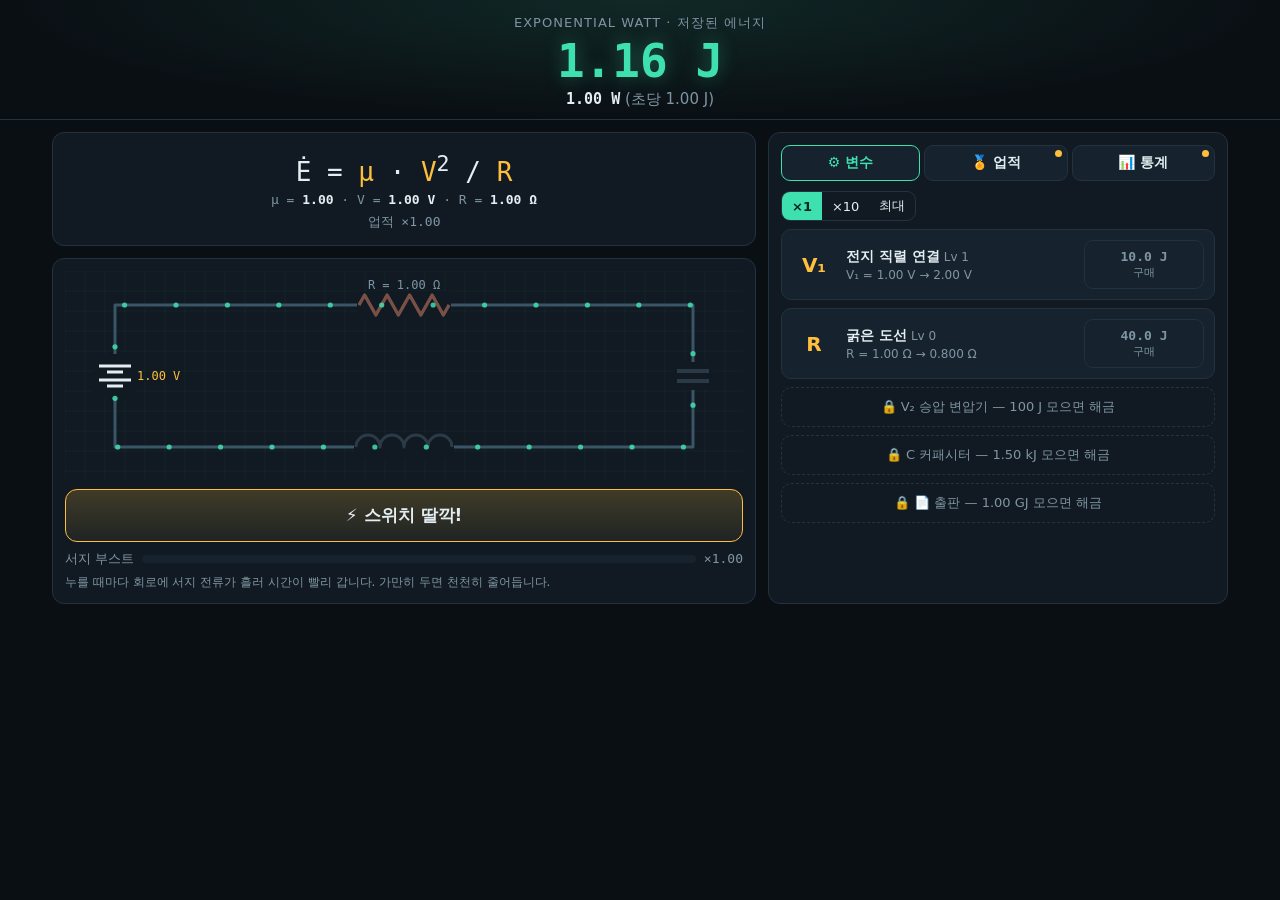
<file: watt-idle/index.html>
<!doctype html>
<html lang="ko">
<head>
<meta charset="utf-8">
<meta name="viewport" content="width=device-width, initial-scale=1">
<title>Exponential Watt</title>
<style>
:root {
  color-scheme: dark;
  --bg: #0a0f14; --panel: #111a22; --panel2: #16222d; --line: #22323f;
  --text: #e3edf2; --muted: #7f95a3; --accent: #3fe0b0; --amber: #ffbf3c;
  --bad: #ff6b6b; --violet: #b59cff; --cyan: #5ccfff;
}
* { box-sizing: border-box; }
[hidden] { display: none !important; }
html, body { margin: 0; background: var(--bg); color: var(--text);
  font-family: system-ui, -apple-system, "Apple SD Gothic Neo", "Malgun Gothic", sans-serif; }
button { font: inherit; color: inherit; }
.mono { font-family: ui-monospace, "SF Mono", Menlo, Consolas, monospace; font-variant-numeric: tabular-nums; }

header { padding: 14px 16px 10px; border-bottom: 1px solid var(--line); text-align: center;
  background: radial-gradient(ellipse at top, rgba(63, 224, 176, .12), transparent 70%); }
header .title { font-size: 13px; color: var(--muted); letter-spacing: .08em; }
#energy { font-size: clamp(30px, 7vw, 46px); font-weight: 800; color: var(--accent); margin: 2px 0;
  text-shadow: 0 0 18px rgba(63, 224, 176, .35); }
#rate { color: var(--muted); font-size: 15px; }
#rate b { color: var(--text); }

.layout { display: grid; grid-template-columns: minmax(0, 1fr) minmax(0, 460px); gap: 12px; padding: 12px; max-width: 1200px; margin: 0 auto; }
.card { background: var(--panel); border: 1px solid var(--line); border-radius: 12px; padding: 12px; }
.stack { display: grid; gap: 12px; align-content: start; }

#formula { text-align: center; font-size: clamp(18px, 3.4vw, 26px); padding: 6px 0 2px; }
#formula .sym { color: var(--amber); }
#formulaVals { text-align: center; color: var(--muted); font-size: 13px; line-height: 1.7; }
#formulaVals b { color: var(--text); font-weight: 600; }

#circuit { display: block; width: 100%; height: 210px; cursor: pointer; touch-action: manipulation; }
#tapBtn { width: 100%; padding: 14px; margin-top: 8px; border-radius: 12px; border: 1px solid var(--amber);
  background: linear-gradient(180deg, rgba(255, 191, 60, .2), rgba(255, 191, 60, .06)); font-size: 17px; font-weight: 800;
  cursor: pointer; touch-action: manipulation; user-select: none; }
#tapBtn:active { transform: scale(.985); }
.boost { display: grid; grid-template-columns: auto 1fr auto; gap: 8px; align-items: center; margin-top: 8px; font-size: 13px; color: var(--muted); }
.meter { height: 8px; border-radius: 4px; background: var(--panel2); overflow: hidden; }
.meter > div { height: 100%; background: var(--amber); width: 0; }

.tabs { display: flex; gap: 4px; flex-wrap: wrap; margin-bottom: 10px; }
.tabs button { flex: 1 1 auto; padding: 8px 10px; border-radius: 9px; border: 1px solid var(--line); background: var(--panel2);
  cursor: pointer; font-size: 14px; font-weight: 600; position: relative; }
.tabs button.on { border-color: var(--accent); color: var(--accent); }
.tabs button .dot { position: absolute; top: 4px; right: 5px; width: 7px; height: 7px; border-radius: 50%; background: var(--amber); }
.row { display: flex; gap: 8px; align-items: center; flex-wrap: wrap; }
.seg { display: inline-flex; border: 1px solid var(--line); border-radius: 9px; overflow: hidden; }
.seg button { padding: 5px 10px; border: 0; background: transparent; cursor: pointer; font-size: 13px; }
.seg button.on { background: var(--accent); color: #05261c; font-weight: 700; }
.small { font-size: 12px; color: var(--muted); }

.upg { display: grid; grid-template-columns: 44px minmax(0, 1fr) 120px; gap: 10px; align-items: center;
  padding: 10px; border: 1px solid var(--line); border-radius: 10px; background: var(--panel2); margin-top: 8px; }
.upg .sym { font-size: 20px; font-weight: 800; color: var(--amber); text-align: center; }
.upg .name { font-weight: 700; font-size: 14px; }
.upg .lvl { color: var(--muted); font-weight: 500; font-size: 12px; margin-left: 4px; }
.upg .eff { font-size: 12px; color: var(--muted); margin-top: 2px; }
.buy { padding: 8px 6px; border-radius: 9px; border: 1px solid var(--accent); background: rgba(63, 224, 176, .12);
  cursor: pointer; font-size: 13px; font-weight: 700; line-height: 1.3; }
.buy:disabled { border-color: var(--line); background: transparent; color: var(--muted); cursor: not-allowed; }
.buy small { display: block; font-weight: 500; font-size: 11px; }
.locked { padding: 10px; border: 1px dashed var(--line); border-radius: 10px; color: var(--muted); font-size: 13px; margin-top: 8px; text-align: center; }

.big { font-size: 22px; font-weight: 800; }
.pbox { padding: 12px; border-radius: 10px; background: var(--panel2); margin: 8px 0; line-height: 1.7; }
.action { width: 100%; padding: 12px; border-radius: 10px; border: 0; background: var(--accent); color: #05261c; font-weight: 800; font-size: 15px; cursor: pointer; }
.action:disabled { background: var(--line); color: var(--muted); cursor: not-allowed; }
.action.violet { background: var(--violet); color: #1b1038; }
.action.ghost { background: transparent; border: 1px solid var(--line); color: var(--text); font-weight: 600; }

.res { display: grid; grid-template-columns: minmax(0, 1fr) 96px; gap: 10px; align-items: center;
  padding: 10px; border: 1px solid var(--line); border-radius: 10px; background: var(--panel2); margin-top: 8px; }
.res .name { font-weight: 700; font-size: 14px; }
.res .eff { font-size: 12px; color: var(--muted); margin-top: 2px; }
.pips { color: var(--violet); letter-spacing: 2px; font-size: 11px; }
.res .buy { border-color: var(--violet); background: rgba(181, 156, 255, .12); }
.res .buy:disabled { border-color: var(--line); background: transparent; }

.ach { display: grid; grid-template-columns: repeat(auto-fill, minmax(130px, 1fr)); gap: 8px; }
.ach div { padding: 8px; border-radius: 10px; border: 1px solid var(--line); background: var(--panel2); font-size: 12px; color: var(--muted); }
.ach div b { display: block; font-size: 13px; color: var(--muted); }
.ach div.got { border-color: var(--amber); }
.ach div.got b { color: var(--amber); }

table.stats { width: 100%; border-collapse: collapse; font-size: 13px; }
table.stats td { padding: 5px 2px; border-bottom: 1px solid var(--line); }
table.stats td:last-child { text-align: right; }
textarea { width: 100%; height: 70px; background: var(--panel2); color: var(--text); border: 1px solid var(--line); border-radius: 8px; font: 12px ui-monospace, monospace; }

#toast { position: fixed; left: 50%; bottom: 18px; transform: translateX(-50%); display: grid; gap: 6px; z-index: 10; pointer-events: none; width: min(92vw, 380px); }
#toast div { background: #1d2c38; border: 1px solid var(--amber); border-radius: 10px; padding: 9px 12px; font-size: 13px; animation: toast 4s forwards; }
@keyframes toast { 0% { opacity: 0; transform: translateY(8px); } 8%, 85% { opacity: 1; transform: none; } 100% { opacity: 0; } }
#modal { position: fixed; inset: 0; background: rgba(0, 0, 0, .6); display: grid; place-items: center; z-index: 20; padding: 16px; }
#modal .card { max-width: 380px; width: 100%; text-align: center; line-height: 1.7; }

@media (max-width: 860px) {
  .layout { grid-template-columns: minmax(0, 1fr); padding: 12px 16px; }
  .upg { grid-template-columns: 34px minmax(0, 1fr) 104px; gap: 8px; }
}
</style>
</head>
<body>
<header>
  <div class="title">EXPONENTIAL WATT · 저장된 에너지</div>
  <div id="energy" class="mono">0 J</div>
  <div id="rate"></div>
</header>

<div class="layout">
  <section class="stack">
    <div class="card">
      <div id="formula" class="mono"></div>
      <div id="formulaVals" class="mono"></div>
    </div>
    <div class="card">
      <canvas id="circuit"></canvas>
      <button id="tapBtn">⚡ 스위치 딸깍!</button>
      <div class="boost"><span>서지 부스트</span><div class="meter"><div id="boostBar"></div></div><span id="boostTxt" class="mono">×1.00</span></div>
      <div class="small" style="margin-top:6px">누를 때마다 회로에 서지 전류가 흘러 시간이 빨리 갑니다. 가만히 두면 천천히 줄어듭니다.</div>
    </div>
  </section>

  <section class="card">
    <div class="tabs" id="tabs"></div>
    <div id="panel"></div>
  </section>
</div>

<div id="toast"></div>
<div id="modal" hidden><div class="card" id="modalBody"></div></div>

<script>
'use strict';

// =============== 정의 ===============
const UPG = {
  v1: { sym: 'V₁', name: '전지 직렬 연결', base: 10, ratio: 1.4, start: 1,
        eff: n => `V₁ = ${fmtN(n)} V → ${fmtN(n + 1)} V` },
  r:  { sym: 'R', name: '굵은 도선', base: 40, ratio: 2.1, start: 0,
        eff: n => `R = ${fmtN(resist(n))} Ω → ${fmtN(resist(n + 1))} Ω` },
  v2: { sym: 'V₂', name: '승압 변압기', base: 1000, ratio: 10, start: 0, unlockE: 100,
        eff: n => `전압 ×2 · 지금 ×${fmtN(2 ** n)}` },
  c:  { sym: 'C', name: '커패시터', base: 5e3, ratio: 3, start: 0, unlockE: 1500,
        eff: n => `충전 q̇ = ${fmtN(qRate(n))} → ${fmtN(qRate(n + 1))} /s` },
  L:  { sym: 'L', name: '인덕터', base: 1e15, ratio: 1000, start: 0, max: 10, research: 'ind',
        eff: n => `V 지수 ${(vExp(n)).toFixed(2)} → ${(vExp(Math.min(n + 1, 10))).toFixed(2)}` },
};
const UPG_ORDER = ['v1', 'r', 'v2', 'c', 'L'];

const RESEARCH = [
  { id: 'auto', name: '자동화 회로', desc: '변수 업그레이드를 자동으로 구매합니다', cost: [1] },
  { id: 'sc', name: '초전도 배선', desc: '전력 ×3 (레벨마다)', cost: [1, 2, 3, 5, 8] },
  { id: 'cap', name: '슈퍼커패시터', desc: '충전 속도 q̇ ×3 (레벨마다)', cost: [1, 2, 4] },
  { id: 'surge', name: '서지 발생기', desc: '탭 부스트 최대치 +1 (레벨마다)', cost: [1, 1, 2] },
  { id: 'ieee', name: 'IEEE 저널', desc: '출판 배수 지수 +0.005 (레벨마다)', cost: [2, 3, 4, 6] },
  { id: 'clk', name: '오버클럭', desc: '게임 속도 ×1.25 (레벨마다)', cost: [2, 4, 6] },
  { id: 'ess', name: 'ESS 배터리', desc: '오프라인 효율 +25%p, 최대 시간 +8시간', cost: [2, 3] },
  { id: 'ind', name: '인덕터 해금', desc: '새 변수 L: 전압의 지수를 올립니다', cost: [4] },
  { id: 'ac3', name: '3상 교류', desc: '최종 연구: 전압의 지수 ×1.03', cost: [25], req: 'ind' },
];

const ACH = [
  ['k', '첫 킬로줄', '1 kJ 모으기', s => s.maxEver >= 1e3],
  ['M', '메가줄', '1 MJ 모으기', s => s.maxEver >= 1e6],
  ['G', '번개 한 방', '1 GJ 모으기 (번개 한 번의 에너지)', s => s.maxEver >= 1e9],
  ['T', '테라줄', '1 TJ 모으기', s => s.maxEver >= 1e12],
  ['E', '엑사줄', '1 EJ 모으기', s => s.maxEver >= 1e18],
  ['Y', '요타줄', '1 YJ 모으기', s => s.maxEver >= 1e24],
  ['Q', '퀘타줄', '1 QJ 모으기 (SI 접두어 끝)', s => s.maxEver >= 1e30],
  ['sun', '태양을 넘어서', '1e50 J 모으기 (태양은 1초에 3.8e26 J)', s => s.maxEver >= 1e50],
  ['gg', '구골 줄', '1e100 J 모으기', s => s.maxEver >= 1e100],
  ['pub1', '첫 논문', '처음으로 출판하기', s => s.pubTotal >= 1],
  ['pub10', '다작 연구자', '출판 10회', s => s.pubTotal >= 10],
  ['mu100', '인용 폭발', '출판 배수 ×100 달성', s => s.mu >= 100],
  ['grad', '첫 엔지니어', '엔지니어 채용하기', s => s.engEarned >= 1],
  ['eng20', '연구소장', '엔지니어 20명', s => s.engEarned >= 20],
  ['tap', '손가락 운동', '스위치 200번 누르기', s => s.taps >= 200],
  ['tap2', '스위치 바운싱', '스위치 2000번 누르기', s => s.taps >= 2000],
  ['tr', '변압기 탑', 'V₂ 레벨 20', s => s.lv.v2 >= 20],
  ['q', '만충전', '충전량 q 10,000 넘기기', s => s.q >= 1e4],
  ['coil', '완벽한 코일', 'L 최대 레벨', s => s.lv.L >= 10],
  ['ac', '전류 전쟁의 승자', '3상 교류 연구', s => (s.res.ac3 | 0) >= 1],
];

const PUB_UNLOCK = 1e9, GRAD_UNLOCK = 1e25, MAX_E = 1e300;

// =============== 상태 ===============
function freshLevels() { return { v1: 1, r: 0, v2: 0, c: 0, L: 0 }; }
function newGame() {
  return {
    E: 0, q: 0, lv: freshLevels(), mu: 1, runMax: 0, maxEver: 0,
    pubs: 0, pubTotal: 0, engEarned: 0, engFree: 0, grads: 0, res: {}, ach: {},
    taps: 0, boost: 0, time: 0, runTime: 0, autoOn: true, buyMode: 1, notation: 'si',
    tab: 'upg', seen: {}, lastSave: Date.now(),
  };
}
let S = newGame();

// =============== 공식 ===============
const resist = n => 1 / (1 + 0.25 * n);
const qRate = n => 0.05 * n * 3 ** (S.res.cap | 0);
const vExp = n => 2 + 0.03 * n;
const voltage = () => S.lv.v1 * 2 ** S.lv.v2;
const phi = () => (1 + S.q) ** 0.4;
const achMult = () => 1 + 0.03 * Object.keys(S.ach).length;
const resMult = () => 3 ** (S.res.sc | 0);
const pubExp = () => 0.1 + 0.005 * (S.res.ieee | 0);
const speed = () => 1.25 ** (S.res.clk | 0);
const boostCap = () => 2 + (S.res.surge | 0);
const boostMult = () => 1 + S.boost;
function power() {
  const ex = vExp(S.lv.L) * ((S.res.ac3 | 0) ? 1.03 : 1);
  const p = S.mu * achMult() * resMult() * voltage() ** ex / resist(S.lv.r) * phi();
  return Math.min(p, MAX_E);
}
const pubCandidate = () => Math.max(1, S.runMax ** pubExp());
const engTotal = m => (m < GRAD_UNLOCK ? 0 : Math.floor(2 * (Math.log10(m) - 23)));
const engGain = () => Math.max(0, engTotal(S.maxEver) - S.engEarned);
const unlockedUpg = id => {
  const u = UPG[id];
  if (u.research) return (S.res[u.research] | 0) > 0;
  return !u.unlockE || S.maxEver >= u.unlockE;
};

// 구매 비용 (등비급수)
function costOf(id, k) {
  const u = UPG[id], n = S.lv[id] - u.start;
  return u.base * u.ratio ** n * (u.ratio ** k - 1) / (u.ratio - 1);
}
function maxAffordable(id) {
  const u = UPG[id], n = S.lv[id] - u.start;
  const first = u.base * u.ratio ** n;
  if (S.E < first) return 0;
  let k = Math.floor(Math.log(S.E * (u.ratio - 1) / first + 1) / Math.log(u.ratio));
  if (u.max != null) k = Math.min(k, u.max - S.lv[id]);
  while (k > 0 && costOf(id, k) > S.E) k--;
  return Math.max(0, k);
}
function buyCount(id) {
  const u = UPG[id];
  const left = u.max != null ? u.max - S.lv[id] : Infinity;
  if (S.buyMode === 'max') return Math.max(1, Math.min(maxAffordable(id), left));
  return Math.min(S.buyMode, left);
}
function buy(id, k) {
  if (k <= 0 || !unlockedUpg(id)) return false;
  const c = costOf(id, k);
  if (c > S.E) return false;
  S.E -= c;
  S.lv[id] += k;
  return true;
}

// =============== 진행 ===============
function step(dt) {
  const P = power();
  S.E = Math.min(MAX_E, S.E + P * dt);
  S.q += qRate(S.lv.c) * dt;
  S.runMax = Math.max(S.runMax, S.E);
  S.maxEver = Math.max(S.maxEver, S.E);
  S.time += dt; S.runTime += dt;
  if ((S.res.auto | 0) && S.autoOn) autoBuy();
}
function autoBuy() {
  // 싼 것부터 사서 모든 변수를 고르게 올림
  for (let guard = 0; guard < 200; guard++) {
    let best = null, bestC = Infinity;
    for (const id of UPG_ORDER) {
      if (!unlockedUpg(id) || (UPG[id].max != null && S.lv[id] >= UPG[id].max)) continue;
      const c = costOf(id, 1);
      if (c < bestC) { bestC = c; best = id; }
    }
    if (!best || bestC > S.E) break;
    buy(best, 1);
  }
}
function tick(dtReal) {
  S.boost = Math.max(0, S.boost - dtReal * 0.35 * (1 + S.boost * 0.5));
  step(dtReal * speed() * boostMult());
}

function publish() {
  const m = pubCandidate();
  if (m <= S.mu) return;
  S.mu = m; S.pubs++; S.pubTotal++;
  resetRun();
  toast(`📄 논문 출판! 출판 배수 ×${fmtN(m)}`);
  render(true);
}
function graduate() {
  const g = engGain();
  if (g < 1) return;
  S.engEarned += g; S.engFree += g; S.grads++;
  S.mu = 1; S.pubs = 0;
  resetRun();
  toast(`👷 엔지니어 ${g}명 채용!`);
  render(true);
}
function resetRun() {
  S.E = 0; S.q = 0; S.lv = freshLevels(); S.runMax = 0; S.runTime = 0;
}
function researchCost(r) { return r.cost[S.res[r.id] | 0]; }
function doResearch(id) {
  const r = RESEARCH.find(x => x.id === id), lvl = S.res[id] | 0;
  if (lvl >= r.cost.length || (r.req && !(S.res[r.req] | 0))) return;
  const c = r.cost[lvl];
  if (S.engFree < c) return;
  S.engFree -= c;
  S.res[id] = lvl + 1;
  render(true);
}
function respec() {
  if (!confirm('연구를 모두 되돌리고 엔지니어를 돌려받을까요?')) return;
  S.res = {}; S.engFree = S.engEarned;
  render(true);
}
function checkAch() {
  for (const [id, name] of ACH) {
    if (!S.ach[id] && ACH.find(a => a[0] === id)[3](S)) {
      S.ach[id] = true;
      toast(`🏅 업적 달성: ${name} (전력 +3%)`);
    }
  }
}

// =============== 표기 ===============
const PREF = ['', 'k', 'M', 'G', 'T', 'P', 'E', 'Z', 'Y', 'R', 'Q'];
function fmtN(x, unit) {
  const u = unit ? ' ' + unit : '';
  if (!isFinite(x)) return '∞' + u;
  if (x < 1000) {
    if (x === 0) return '0' + u;
    return (x < 1 ? x.toPrecision(3) : x < 10 ? x.toFixed(2) : x < 100 ? x.toFixed(1) : x.toFixed(0)) + u;
  }
  let e = Math.floor(Math.log10(x));
  if (S.notation === 'si' && unit != null && e < 33) {
    let k = Math.floor(e / 3), v = x / 10 ** (3 * k);
    if (v >= 999.5) { k++; v /= 1000; }
    if (k < PREF.length) return v.toFixed(v < 10 ? 2 : v < 100 ? 1 : 0) + ' ' + PREF[k] + unit;
  }
  let m = x / 10 ** e;
  if (m >= 9.995) { m /= 10; e++; }
  return m.toFixed(2) + 'e' + e + u;
}
function fmtTime(s) {
  s = Math.floor(s);
  const h = Math.floor(s / 3600), m = Math.floor(s / 60) % 60;
  return h ? `${h}시간 ${m}분` : m ? `${m}분 ${s % 60}초` : `${s}초`;
}

// =============== 저장 ===============
const KEY = 'exponential-watt.v1';
function save() {
  S.lastSave = Date.now();
  try { localStorage.setItem(KEY, JSON.stringify(S)); } catch (e) { /* 무시 */ }
}
function restore(obj) {
  const base = newGame();
  const s = Object.assign(base, obj);
  s.lv = Object.assign(freshLevels(), obj.lv || {});
  s.res = obj.res || {}; s.ach = obj.ach || {}; s.seen = obj.seen || {};
  return s;
}
function load() {
  try {
    const raw = localStorage.getItem(KEY);
    if (raw) S = restore(JSON.parse(raw));
  } catch (e) { S = newGame(); }
}
function offlineProgress() {
  const away = (Date.now() - S.lastSave) / 1000;
  if (!(away > 60)) return;
  const ess = S.res.ess | 0;
  const eff = 0.5 + 0.25 * ess, cap = (8 + 8 * ess) * 3600;
  const sim = Math.min(away, cap) * eff * speed();
  const before = S.E, steps = 400;
  S.boost = 0;
  for (let i = 0; i < steps; i++) step(sim / steps);
  checkAch();
  showModal(`<div class="big">⏰ 다녀오셨네요!</div>`
    + `<p>${fmtTime(away)} 동안 자리를 비웠습니다.<br>오프라인 효율 ${Math.round(eff * 100)}%로<br>`
    + `<b class="mono" style="color:var(--accent)">+${fmtN(Math.max(0, S.E - before), 'J')}</b> 를 모았습니다.</p>`
    + `<button class="action" onclick="hideModal()">좋아요</button>`);
}

// =============== 화면 ===============
const $ = id => document.getElementById(id);
function toast(t) {
  const d = document.createElement('div');
  d.textContent = t;
  const box = $('toast');
  box.appendChild(d);
  while (box.children.length > 3) box.firstChild.remove();
  setTimeout(() => d.remove(), 4000);
}
function showModal(html) { $('modalBody').innerHTML = html; $('modal').hidden = false; }
function hideModal() { $('modal').hidden = true; }

function tabsAvail() {
  const t = [['upg', '⚙ 변수']];
  if (S.maxEver >= PUB_UNLOCK || S.pubTotal) t.push(['pub', '📄 출판']);
  if (S.maxEver >= GRAD_UNLOCK || S.engEarned) t.push(['eng', '👷 연구']);
  t.push(['ach', '🏅 업적'], ['set', '📊 통계']);
  return t;
}
let panelKey = '', tabsHTML = '';
function render(force) {
  const tabs = tabsAvail();
  if (!tabs.some(t => t[0] === S.tab)) S.tab = 'upg';
  const key = S.tab + '|' + tabs.map(t => t[0]).join(',') + '|' + UPG_ORDER.filter(unlockedUpg).join(',')
    + '|' + JSON.stringify(S.res) + '|' + Object.keys(S.ach).length;
  for (const [id] of tabs) if (!S.seen[id]) S.seen[id] = id === S.tab ? 1 : 0;
  const tabHTML = tabs.map(([id, label]) =>
    `<button data-tab="${id}" class="${id === S.tab ? 'on' : ''}">${label}${S.seen[id] ? '' : '<span class="dot"></span>'}</button>`).join('');
  // 매 프레임 다시 그리면 누르는 도중 버튼이 바뀌어 클릭이 사라지므로, 바뀔 때만 그림
  if (tabHTML !== tabsHTML) { tabsHTML = tabHTML; $('tabs').innerHTML = tabHTML; }
  if (force || key !== panelKey) { panelKey = key; buildPanel(); }
  updatePanel();
}

function buildPanel() {
  const p = $('panel');
  if (S.tab === 'upg') {
    let h = `<div class="row" style="justify-content:space-between"><div class="seg" id="buyMode">`
      + [1, 10, 'max'].map(m => `<button data-m="${m}" class="${S.buyMode == m ? 'on' : ''}">${m === 'max' ? '최대' : '×' + m}</button>`).join('')
      + `</div>${(S.res.auto | 0) ? `<label class="small"><input type="checkbox" id="autoChk" ${S.autoOn ? 'checked' : ''}> 자동 구매</label>` : ''}</div>`;
    for (const id of UPG_ORDER) {
      const u = UPG[id];
      if (unlockedUpg(id)) {
        h += `<div class="upg"><div class="sym">${u.sym}</div><div><div class="name">${u.name}<span class="lvl" id="lv-${id}"></span></div>`
          + `<div class="eff" id="eff-${id}"></div></div><button class="buy mono" data-buy="${id}" id="b-${id}"><span></span><small></small></button></div>`;
      } else if (u.unlockE) {
        h += `<div class="locked">🔒 ${u.sym} ${u.name} — ${fmtN(u.unlockE, 'J')} 모으면 해금</div>`;
      } else if (S.engEarned) {
        h += `<div class="locked">🔒 ${u.sym} ${u.name} — 연구 「인덕터 해금」 필요</div>`;
      }
    }
    if (!(S.maxEver >= PUB_UNLOCK || S.pubTotal)) h += `<div class="locked">🔒 📄 출판 — ${fmtN(PUB_UNLOCK, 'J')} 모으면 해금</div>`;
    p.innerHTML = h;
  } else if (S.tab === 'pub') {
    p.innerHTML = `<div class="pbox">논문을 출판하면 지금까지의 연구 성과로 <b>출판 배수 μ</b>를 얻습니다.<br>
      대신 에너지·변수·충전량이 처음으로 돌아갑니다.<br><span class="small">μ = (이번 판 최대 에너지)<sup id="pubExp"></sup></span></div>
      <div class="pbox mono" id="pubInfo"></div><button class="action" id="pubBtn"></button>`;
  } else if (S.tab === 'eng') {
    let h = `<div class="pbox">엔지니어를 채용하면 출판 배수까지 모두 초기화되지만, 엔지니어로 <b>영구 연구</b>를 할 수 있습니다.<br>
      <span class="small">엔지니어 수 = ⌊2·(log₁₀ 최대 에너지 − 23)⌋ (1e25 J부터)</span></div>
      <div class="pbox mono" id="engInfo"></div><button class="action violet" id="gradBtn"></button>
      <div class="row" style="justify-content:space-between;margin-top:12px"><b>연구 <span class="mono" id="engFree"></span></b>
      <button class="action ghost" style="width:auto;padding:6px 10px" id="respecBtn">연구 초기화</button></div>`;
    for (const r of RESEARCH) {
      h += `<div class="res"><div><div class="name">${r.name} <span class="pips" id="pip-${r.id}"></span></div><div class="eff">${r.desc}</div></div>`
        + `<button class="buy mono" data-res="${r.id}" id="r-${r.id}"><span></span><small></small></button></div>`;
    }
    p.innerHTML = h;
  } else if (S.tab === 'ach') {
    p.innerHTML = `<div class="small" style="margin-bottom:8px">업적마다 전력 +3% · <span id="achCount"></span></div><div class="ach">`
      + ACH.map(([id, name, desc]) => `<div class="${S.ach[id] ? 'got' : ''}"><b>${S.ach[id] ? '🏅' : '🔒'} ${name}</b>${desc}</div>`).join('') + '</div>';
  } else {
    p.innerHTML = `<table class="stats" id="statsTbl"></table>
      <div class="row" style="margin-top:12px"><span class="small">숫자 표기</span><div class="seg" id="notation">
      <button data-n="si" class="${S.notation === 'si' ? 'on' : ''}">SI 접두어</button><button data-n="sci" class="${S.notation === 'sci' ? 'on' : ''}">과학적</button></div></div>
      <p class="small" style="margin-top:12px">세이브 내보내기/가져오기</p><textarea id="saveTxt" spellcheck="false"></textarea>
      <div class="row" style="margin-top:6px"><button class="action ghost" style="width:auto;padding:6px 10px" id="exportBtn">내보내기</button>
      <button class="action ghost" style="width:auto;padding:6px 10px" id="importBtn">가져오기</button>
      <button class="action ghost" style="width:auto;padding:6px 10px;color:var(--bad)" id="wipeBtn">처음부터 다시</button></div>`;
  }
}

function updatePanel() {
  if (S.tab === 'upg') {
    for (const id of UPG_ORDER) {
      const b = $('b-' + id);
      if (!b) continue;
      const u = UPG[id], full = u.max != null && S.lv[id] >= u.max;
      const k = buyCount(id), c = costOf(id, k);
      $('lv-' + id).textContent = `Lv ${S.lv[id]}${u.max != null ? '/' + u.max : ''}`;
      $('eff-' + id).textContent = u.eff(S.lv[id]);
      b.disabled = full || c > S.E;
      b.firstChild.textContent = full ? '최대' : fmtN(c, 'J');
      b.lastChild.textContent = full ? '' : k > 1 ? '+' + k + ' 레벨' : '구매';
    }
  } else if (S.tab === 'pub') {
    const m = pubCandidate();
    $('pubExp').textContent = pubExp().toFixed(2);
    $('pubInfo').innerHTML = `지금 배수 μ = <b>×${fmtN(S.mu)}</b><br>출판하면 μ = <b>×${fmtN(m)}</b>`
      + (m > S.mu ? ` <span style="color:var(--accent)">(×${fmtN(m / S.mu)} 상승)</span>` : '')
      + `<br>이번 판 최대: ${fmtN(S.runMax, 'J')} · 이번 판 시간 ${fmtTime(S.runTime)}`;
    const b = $('pubBtn');
    b.disabled = m <= S.mu * 1.0001;
    b.textContent = b.disabled ? '지금 배수보다 높아야 출판할 수 있어요' : `📄 출판하기 (×${fmtN(m / S.mu)})`;
  } else if (S.tab === 'eng') {
    const g = engGain();
    const next = S.maxEver < GRAD_UNLOCK ? GRAD_UNLOCK : 10 ** ((engTotal(S.maxEver) + 1) / 2 + 23);
    $('engInfo').innerHTML = `채용한 엔지니어: <b>${S.engEarned}</b>명<br>지금 채용 가능: <b style="color:var(--violet)">+${g}</b>명<br>다음 1명: 최대 에너지 ${fmtN(next, 'J')}`;
    const b = $('gradBtn');
    b.disabled = g < 1;
    b.textContent = g < 1 ? '더 많은 에너지가 필요해요' : `👷 엔지니어 ${g}명 채용하기 (출판 배수 초기화)`;
    $('engFree').textContent = `· 남은 엔지니어 ${S.engFree}명`;
    for (const r of RESEARCH) {
      const lvl = S.res[r.id] | 0, max = r.cost.length, b2 = $('r-' + r.id);
      $('pip-' + r.id).textContent = '●'.repeat(lvl) + '○'.repeat(max - lvl);
      const locked = r.req && !(S.res[r.req] | 0);
      b2.disabled = lvl >= max || locked || S.engFree < r.cost[lvl];
      b2.firstChild.textContent = lvl >= max ? '완료' : locked ? '선행 연구 필요' : `👷 ${r.cost[lvl]}명`;
      b2.lastChild.textContent = lvl >= max || locked ? '' : '연구';
    }
  } else if (S.tab === 'ach') {
    $('achCount').textContent = `${Object.keys(S.ach).length} / ${ACH.length} · 전력 ×${achMult().toFixed(2)}`;
  } else if (S.tab === 'set') {
    const rows = [
      ['총 플레이 시간 (게임 시간)', fmtTime(S.time)], ['이번 판 시간', fmtTime(S.runTime)],
      ['역대 최대 에너지', fmtN(S.maxEver, 'J')], ['출판 횟수 (이번 사이클 / 전체)', `${S.pubs} / ${S.pubTotal}`],
      ['엔지니어 채용 횟수', S.grads], ['스위치 누른 횟수', S.taps], ['게임 속도', '×' + speed().toFixed(2)],
      ['오프라인 효율', `${50 + 25 * (S.res.ess | 0)}% · 최대 ${8 + 8 * (S.res.ess | 0)}시간`],
    ];
    $('statsTbl').innerHTML = rows.map(r => `<tr><td>${r[0]}</td><td class="mono">${r[1]}</td></tr>`).join('');
  }
}

function updateHeader() {
  const P = power() * speed() * boostMult();
  $('energy').textContent = fmtN(S.E, 'J');
  $('rate').innerHTML = `<b class="mono">${fmtN(P, 'W')}</b> (초당 ${fmtN(P, 'J')})`;
  const ex = vExp(S.lv.L);
  const exTxt = (S.res.ac3 | 0) ? `${(ex * 1.03).toFixed(3)}` : ex === 2 ? '2' : ex.toFixed(2);
  const showC = unlockedUpg('c') || S.lv.c > 0;
  $('formula').innerHTML = `Ė = <span class="sym">μ</span> · <span class="sym">V</span><sup>${exTxt}</sup> / <span class="sym">R</span>`
    + (showC ? ` · (1+<span class="sym">q</span>)<sup>0.4</sup>` : '');
  $('formulaVals').innerHTML = `μ = <b>${fmtN(S.mu)}</b> · V = <b>${fmtN(voltage(), 'V')}</b> · R = <b>${fmtN(resist(S.lv.r), 'Ω')}</b>`
    + (showC ? ` · q = <b>${fmtN(S.q)}</b>` : '')
    + `<br>업적 ×${achMult().toFixed(2)}` + ((S.res.sc | 0) ? ` · 초전도 ×${fmtN(resMult())}` : '')
    + (speed() > 1 ? ` · 속도 ×${speed().toFixed(2)}` : '');
  const bm = boostMult(), cap = boostCap();
  $('boostBar').style.width = (S.boost / cap * 100) + '%';
  $('boostTxt').textContent = '×' + bm.toFixed(2);
}

// =============== 회로 그림 ===============
const cv = $('circuit'), cx = cv.getContext('2d');
const electrons = Array.from({ length: 28 }, (_, i) => i / 28);
let sparks = [];
function drawCircuit(dt) {
  const r = cv.getBoundingClientRect(), dpr = window.devicePixelRatio || 1;
  if (cv.width !== Math.round(r.width * dpr) || cv.height !== Math.round(r.height * dpr)) {
    cv.width = Math.round(r.width * dpr); cv.height = Math.round(r.height * dpr);
  }
  cx.setTransform(dpr, 0, 0, dpr, 0, 0);
  const w = r.width, h = r.height, x0 = 50, y0 = 34, x1 = w - 50, y1 = h - 34;
  cx.clearRect(0, 0, w, h);
  const P = power() * boostMult();
  const heat = Math.min(1, Math.log10(1 + P) / 60);

  // 기판 격자
  cx.strokeStyle = 'rgba(63,224,176,.05)'; cx.lineWidth = 1;
  for (let x = 0; x < w; x += 20) { cx.beginPath(); cx.moveTo(x, 0); cx.lineTo(x, h); cx.stroke(); }
  for (let y = 0; y < h; y += 20) { cx.beginPath(); cx.moveTo(0, y); cx.lineTo(w, y); cx.stroke(); }

  // 도선
  cx.strokeStyle = '#3a5566'; cx.lineWidth = 3; cx.lineJoin = 'round';
  cx.strokeRect(x0, y0, x1 - x0, y1 - y0);

  const mx = (x0 + x1) / 2, my = (y0 + y1) / 2;
  const clear = (x, y, ww, hh) => { cx.fillStyle = '#111a22'; cx.fillRect(x, y, ww, hh); };
  cx.font = '12px ui-monospace, monospace'; cx.textAlign = 'center';

  // 전지 (왼쪽)
  clear(x0 - 22, my - 22, 44, 44);
  cx.strokeStyle = '#e3edf2'; cx.lineWidth = 3;
  for (let i = 0; i < 2; i++) {
    const yy = my - 10 + i * 14;
    cx.beginPath(); cx.moveTo(x0 - 16, yy); cx.lineTo(x0 + 16, yy); cx.stroke();
    cx.beginPath(); cx.moveTo(x0 - 8, yy + 6); cx.lineTo(x0 + 8, yy + 6); cx.stroke();
  }
  cx.fillStyle = '#ffbf3c'; cx.textAlign = 'left';
  cx.fillText(fmtN(voltage(), 'V'), x0 + 22, my + 4);

  // 저항 (위) — 전력이 클수록 달아오름
  const rw = 90;
  clear(mx - rw / 2 - 2, y0 - 14, rw + 4, 28);
  const hot = `rgb(${Math.round(120 + 135 * heat)},${Math.round(80 + 140 * heat * heat)},${Math.round(70 + 160 * heat ** 3)})`;
  cx.strokeStyle = hot; cx.lineWidth = 3;
  cx.shadowColor = hot; cx.shadowBlur = 18 * heat;
  cx.beginPath(); cx.moveTo(mx - rw / 2, y0);
  for (let i = 0; i < 8; i++) cx.lineTo(mx - rw / 2 + (i + 0.5) * rw / 8, y0 + (i % 2 ? 10 : -10));
  cx.lineTo(mx + rw / 2, y0); cx.stroke();
  cx.shadowBlur = 0;
  cx.fillStyle = '#7f95a3'; cx.textAlign = 'center';
  cx.fillText('R = ' + fmtN(resist(S.lv.r), 'Ω'), mx, y0 - 16 < 10 ? y0 + 26 : y0 - 16);

  // 커패시터 (오른쪽)
  const capOn = unlockedUpg('c');
  clear(x1 - 20, my - 14, 40, 28);
  cx.strokeStyle = capOn ? '#5ccfff' : '#2a3a46'; cx.lineWidth = 4;
  cx.beginPath(); cx.moveTo(x1 - 16, my - 5); cx.lineTo(x1 + 16, my - 5); cx.moveTo(x1 - 16, my + 5); cx.lineTo(x1 + 16, my + 5); cx.stroke();
  if (capOn) {
    const fill = Math.tanh(Math.log10(1 + S.q) / 4);
    cx.fillStyle = `rgba(92,207,255,${0.15 + 0.6 * fill})`;
    cx.fillRect(x1 - 16 * fill, my - 4, 32 * fill, 8);
    cx.fillStyle = '#7f95a3'; cx.textAlign = 'right';
    cx.fillText('q = ' + fmtN(S.q), x1 - 22, my + 4);
  }

  // 인덕터 (아래)
  const indOn = unlockedUpg('L');
  clear(mx - 50, y1 - 12, 100, 24);
  cx.strokeStyle = indOn ? '#b59cff' : '#2a3a46'; cx.lineWidth = 3;
  cx.beginPath(); cx.moveTo(mx - 48, y1);
  for (let i = 0; i < 4; i++) cx.arc(mx - 36 + i * 24, y1, 12, Math.PI, 0, false);
  cx.lineTo(mx + 48, y1); cx.stroke();
  if (indOn) { cx.fillStyle = '#7f95a3'; cx.textAlign = 'center'; cx.fillText('L = ' + S.lv.L, mx, y1 + 26 > h ? y1 - 18 : y1 + 26); }

  // 전자 흐름 (둘레를 따라)
  const per = 2 * (x1 - x0 + y1 - y0);
  const v = Math.min(0.6, 0.03 + 0.012 * Math.log10(1 + P)) * dt;
  cx.fillStyle = '#3fe0b0';
  for (let i = 0; i < electrons.length; i++) {
    electrons[i] = (electrons[i] + v) % 1;
    let d = electrons[i] * per, x, y;
    if (d < x1 - x0) { x = x0 + d; y = y0; }
    else if ((d -= x1 - x0) < y1 - y0) { x = x1; y = y0 + d; }
    else if ((d -= y1 - y0) < x1 - x0) { x = x1 - d; y = y1; }
    else { d -= x1 - x0; x = x0; y = y1 - d; }
    cx.globalAlpha = 0.85; cx.beginPath(); cx.arc(x, y, 2.6, 0, Math.PI * 2); cx.fill();
  }
  cx.globalAlpha = 1;

  // 탭 불꽃
  sparks = sparks.filter(s => (s.life -= dt) > 0);
  for (const s of sparks) {
    s.x += s.vx * dt; s.y += s.vy * dt;
    cx.strokeStyle = `rgba(255,191,60,${s.life / 0.6})`; cx.lineWidth = 2;
    cx.beginPath(); cx.moveTo(s.x, s.y); cx.lineTo(s.x - s.vx * 0.04, s.y - s.vy * 0.04); cx.stroke();
  }
}

// =============== 입력 ===============
function tap(e) {
  S.taps++;
  S.boost = Math.min(boostCap(), S.boost + 0.22);
  const r = cv.getBoundingClientRect();
  let x = r.width / 2, y = r.height / 2;
  if (e && e.currentTarget === cv) { x = e.clientX - r.left; y = e.clientY - r.top; }
  for (let i = 0; i < 8; i++) {
    const a = Math.random() * Math.PI * 2, s = 80 + Math.random() * 160;
    sparks.push({ x, y, vx: Math.cos(a) * s, vy: Math.sin(a) * s, life: 0.6 });
  }
}
$('tapBtn').addEventListener('click', tap);
cv.addEventListener('pointerdown', tap);

$('tabs').addEventListener('click', e => {
  const b = e.target.closest('[data-tab]');
  if (!b) return;
  S.tab = b.dataset.tab; S.seen[S.tab] = 1;
  render(true);
});
$('panel').addEventListener('click', e => {
  const t = e.target.closest('button');
  if (!t) return;
  if (t.dataset.buy) { const id = t.dataset.buy; if (buy(id, buyCount(id))) updatePanel(); }
  else if (t.dataset.m) { S.buyMode = t.dataset.m === 'max' ? 'max' : +t.dataset.m; render(true); }
  else if (t.dataset.res) doResearch(t.dataset.res);
  else if (t.dataset.n) { S.notation = t.dataset.n; render(true); }
  else if (t.id === 'pubBtn') publish();
  else if (t.id === 'gradBtn') {
    if (confirm('엔지니어를 채용하면 에너지·변수·출판 배수가 모두 초기화됩니다. 계속할까요?')) graduate();
  }
  else if (t.id === 'respecBtn') respec();
  else if (t.id === 'exportBtn') { save(); $('saveTxt').value = btoa(unescape(encodeURIComponent(JSON.stringify(S)))); $('saveTxt').select(); }
  else if (t.id === 'importBtn') {
    try {
      S = restore(JSON.parse(decodeURIComponent(escape(atob($('saveTxt').value.trim())))));
      S.lastSave = Date.now(); save(); render(true); toast('세이브를 불러왔습니다.');
    } catch (err) { toast('세이브 문자열이 올바르지 않아요.'); }
  }
  else if (t.id === 'wipeBtn') {
    if (confirm('정말로 모든 진행을 지우고 처음부터 시작할까요?')) { S = newGame(); save(); render(true); }
  }
});
$('panel').addEventListener('change', e => { if (e.target.id === 'autoChk') S.autoOn = e.target.checked; });
document.addEventListener('visibilitychange', () => { if (document.hidden) save(); });
window.addEventListener('pagehide', save);

// =============== 루프 ===============
let last = performance.now(), uiAcc = 0, saveAcc = 0;
function frame(now) {
  const dt = Math.min(1, (now - last) / 1000);
  last = now;
  tick(dt);
  uiAcc += dt; saveAcc += dt;
  if (uiAcc > 0.1) { uiAcc = 0; checkAch(); updateHeader(); render(false); }
  if (saveAcc > 10) { saveAcc = 0; save(); }
  drawCircuit(dt);
  requestAnimationFrame(frame);
}

load();
offlineProgress();
updateHeader();
render(true);
requestAnimationFrame(frame);
</script>
</body>
</html>
</file>
